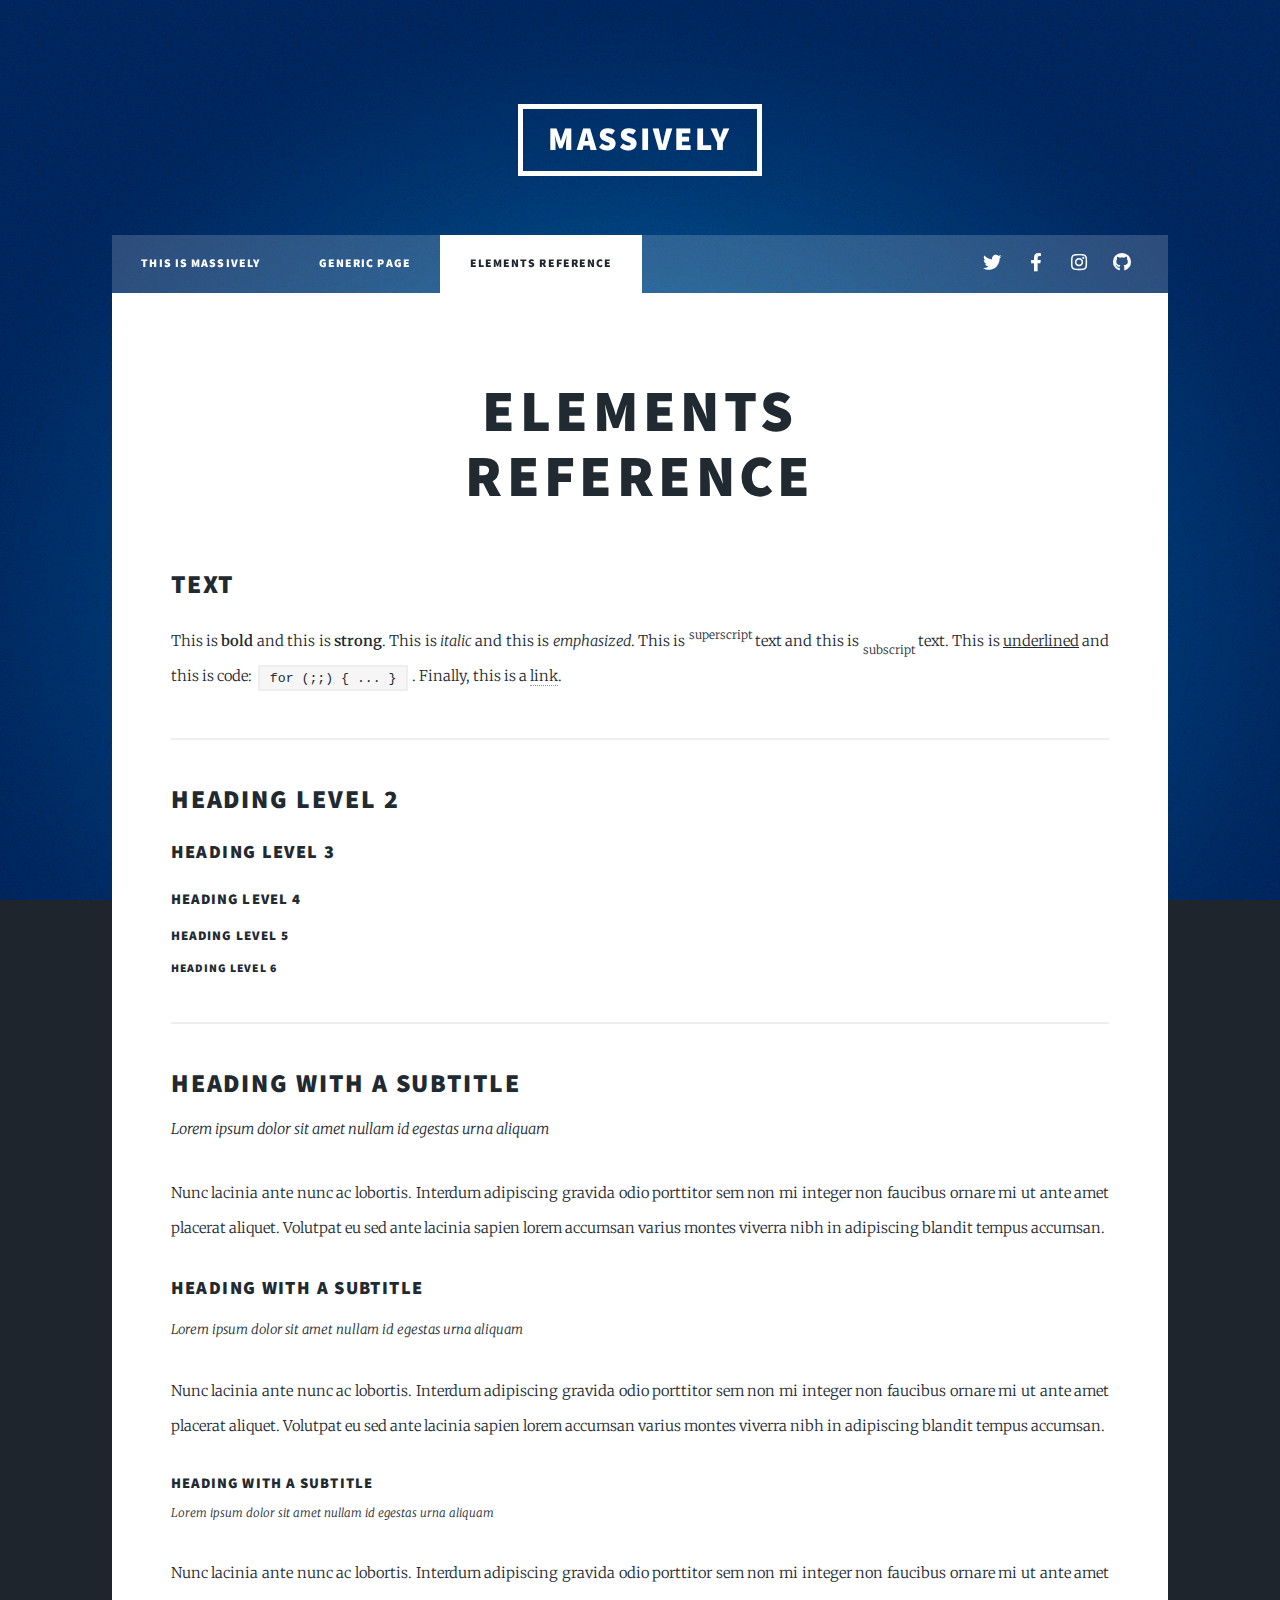
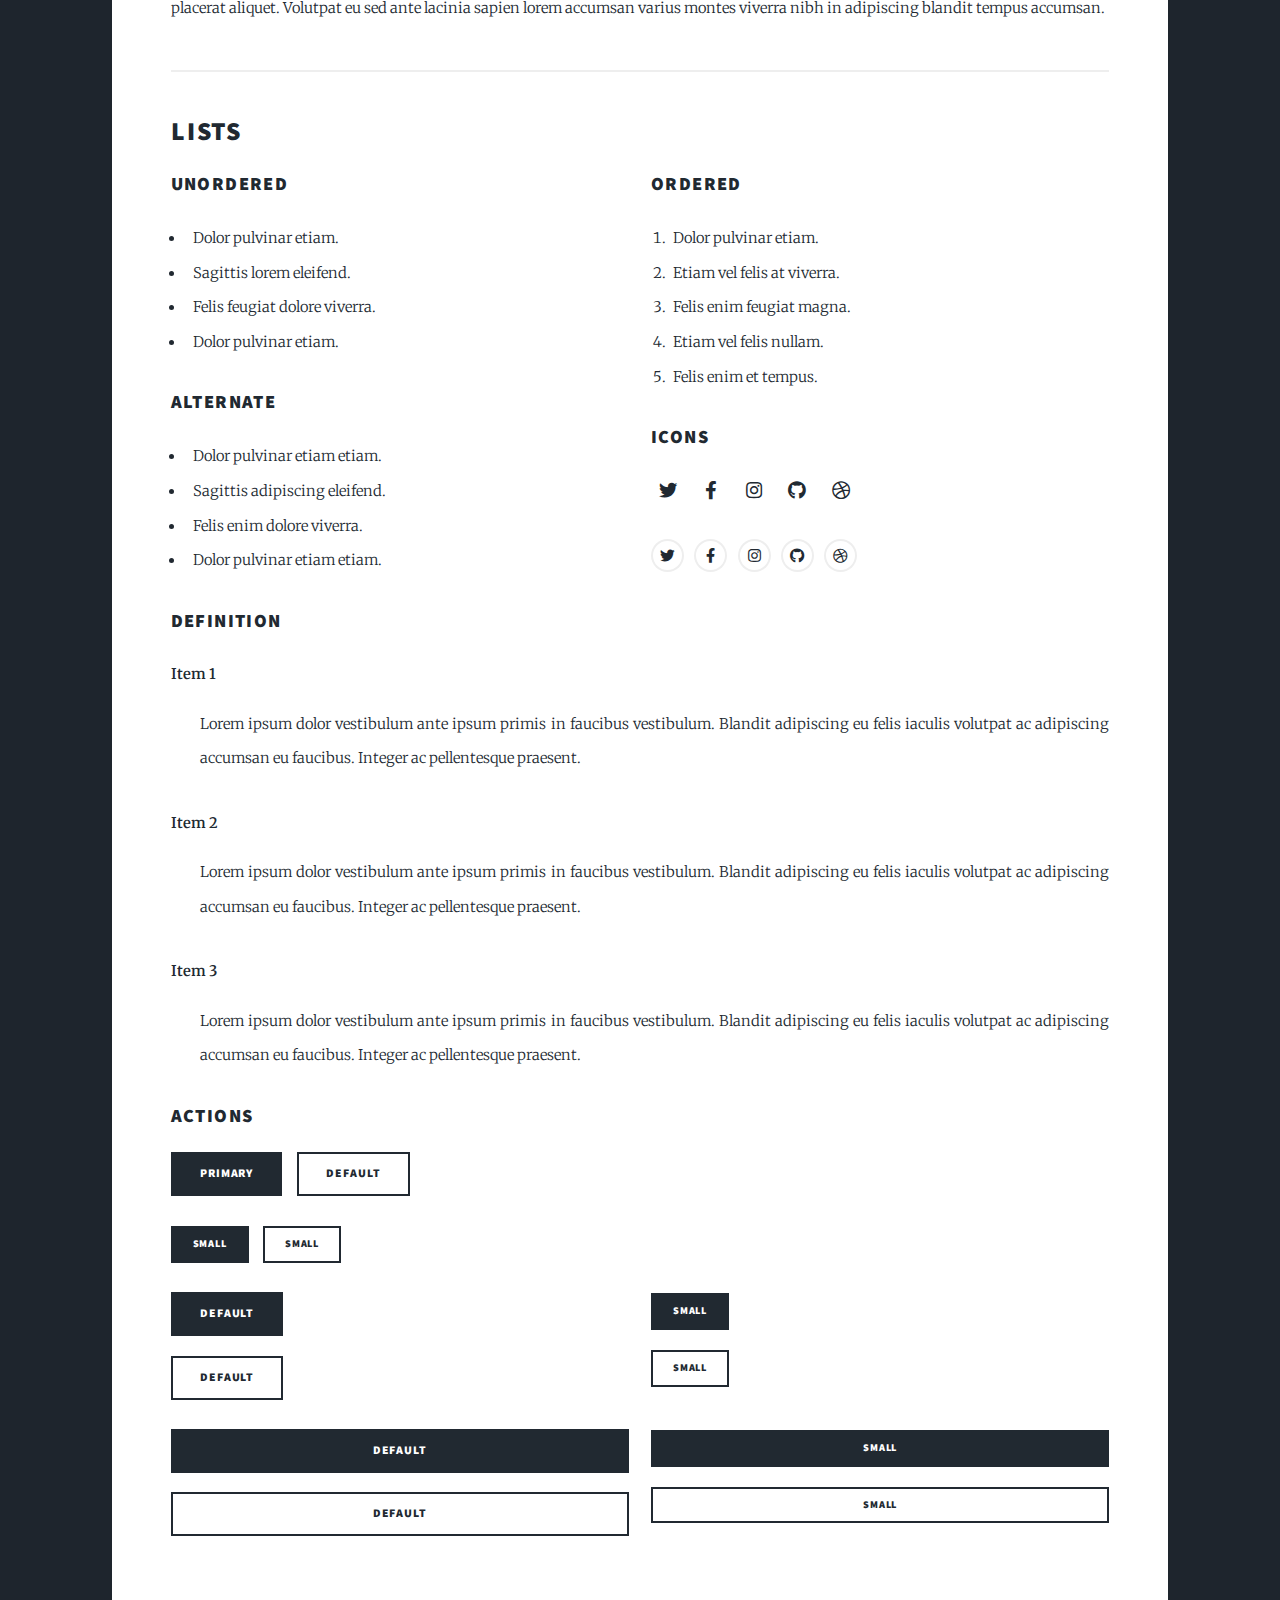
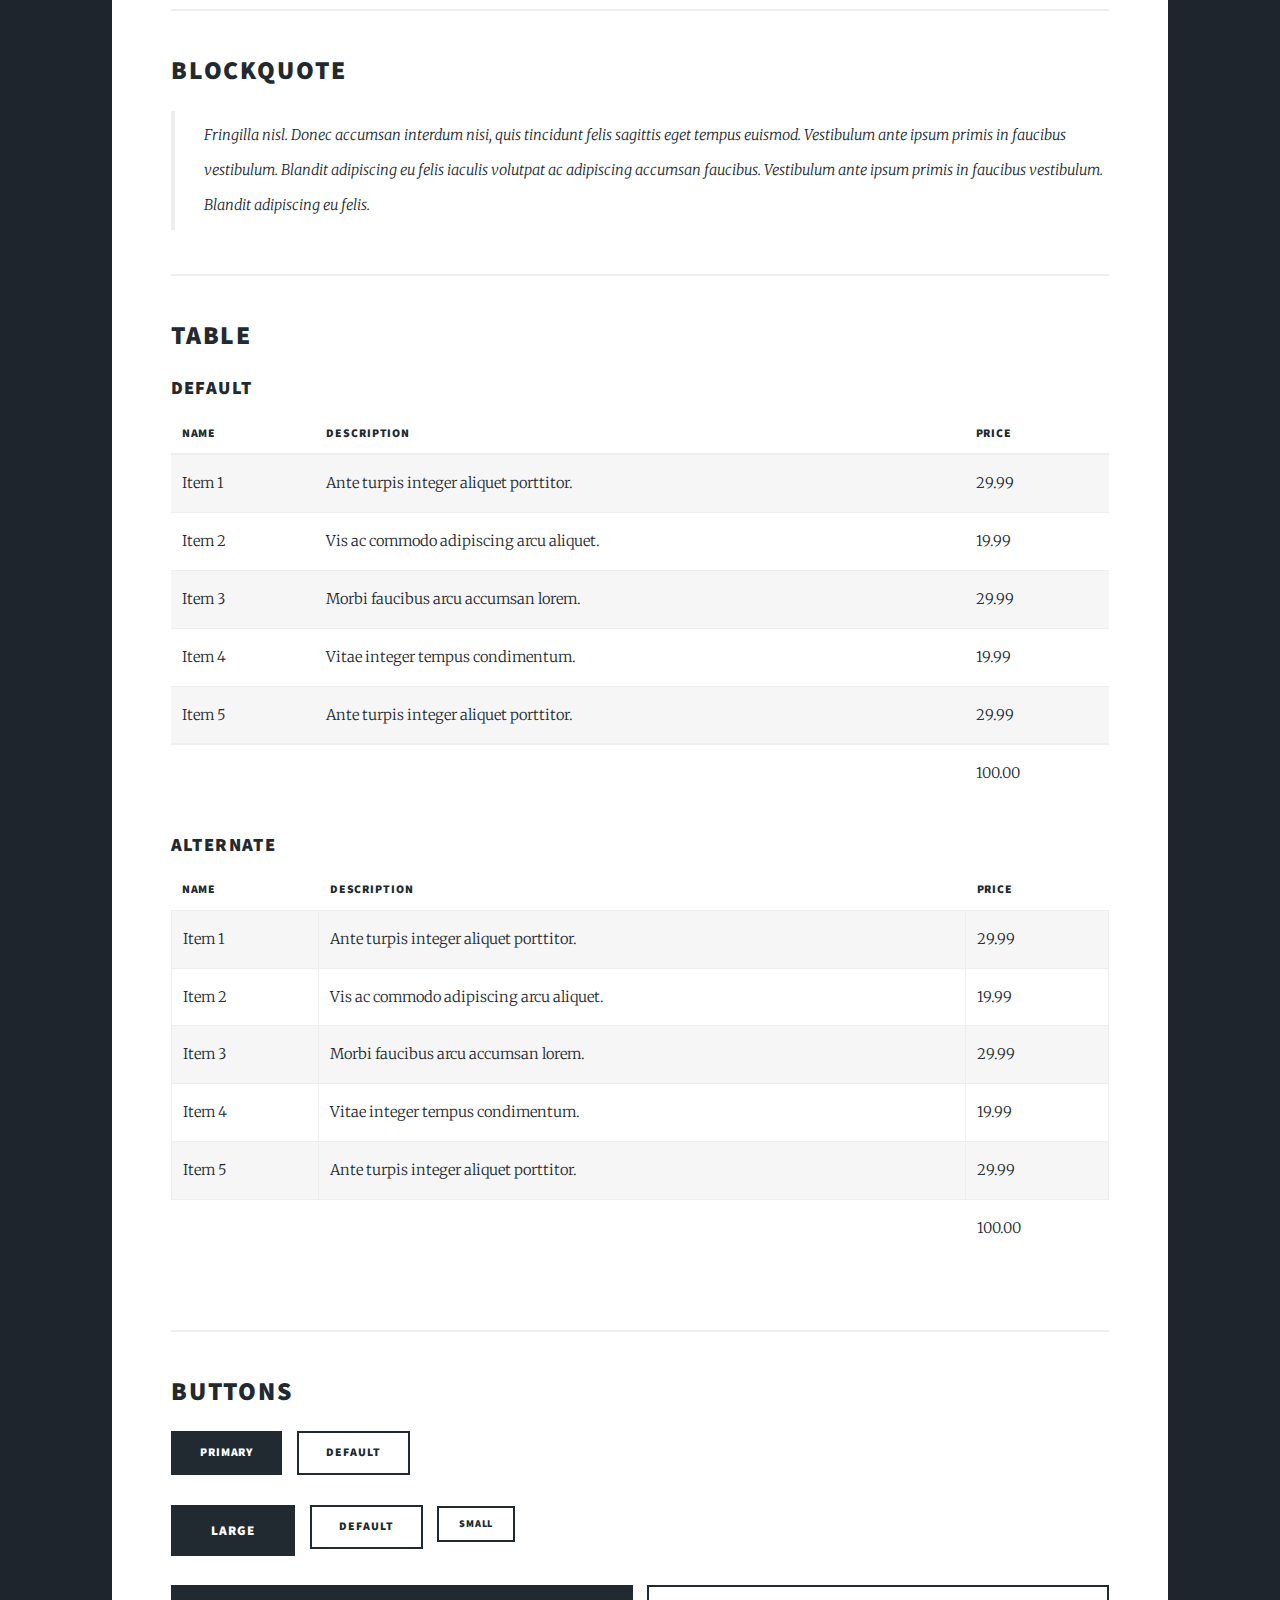
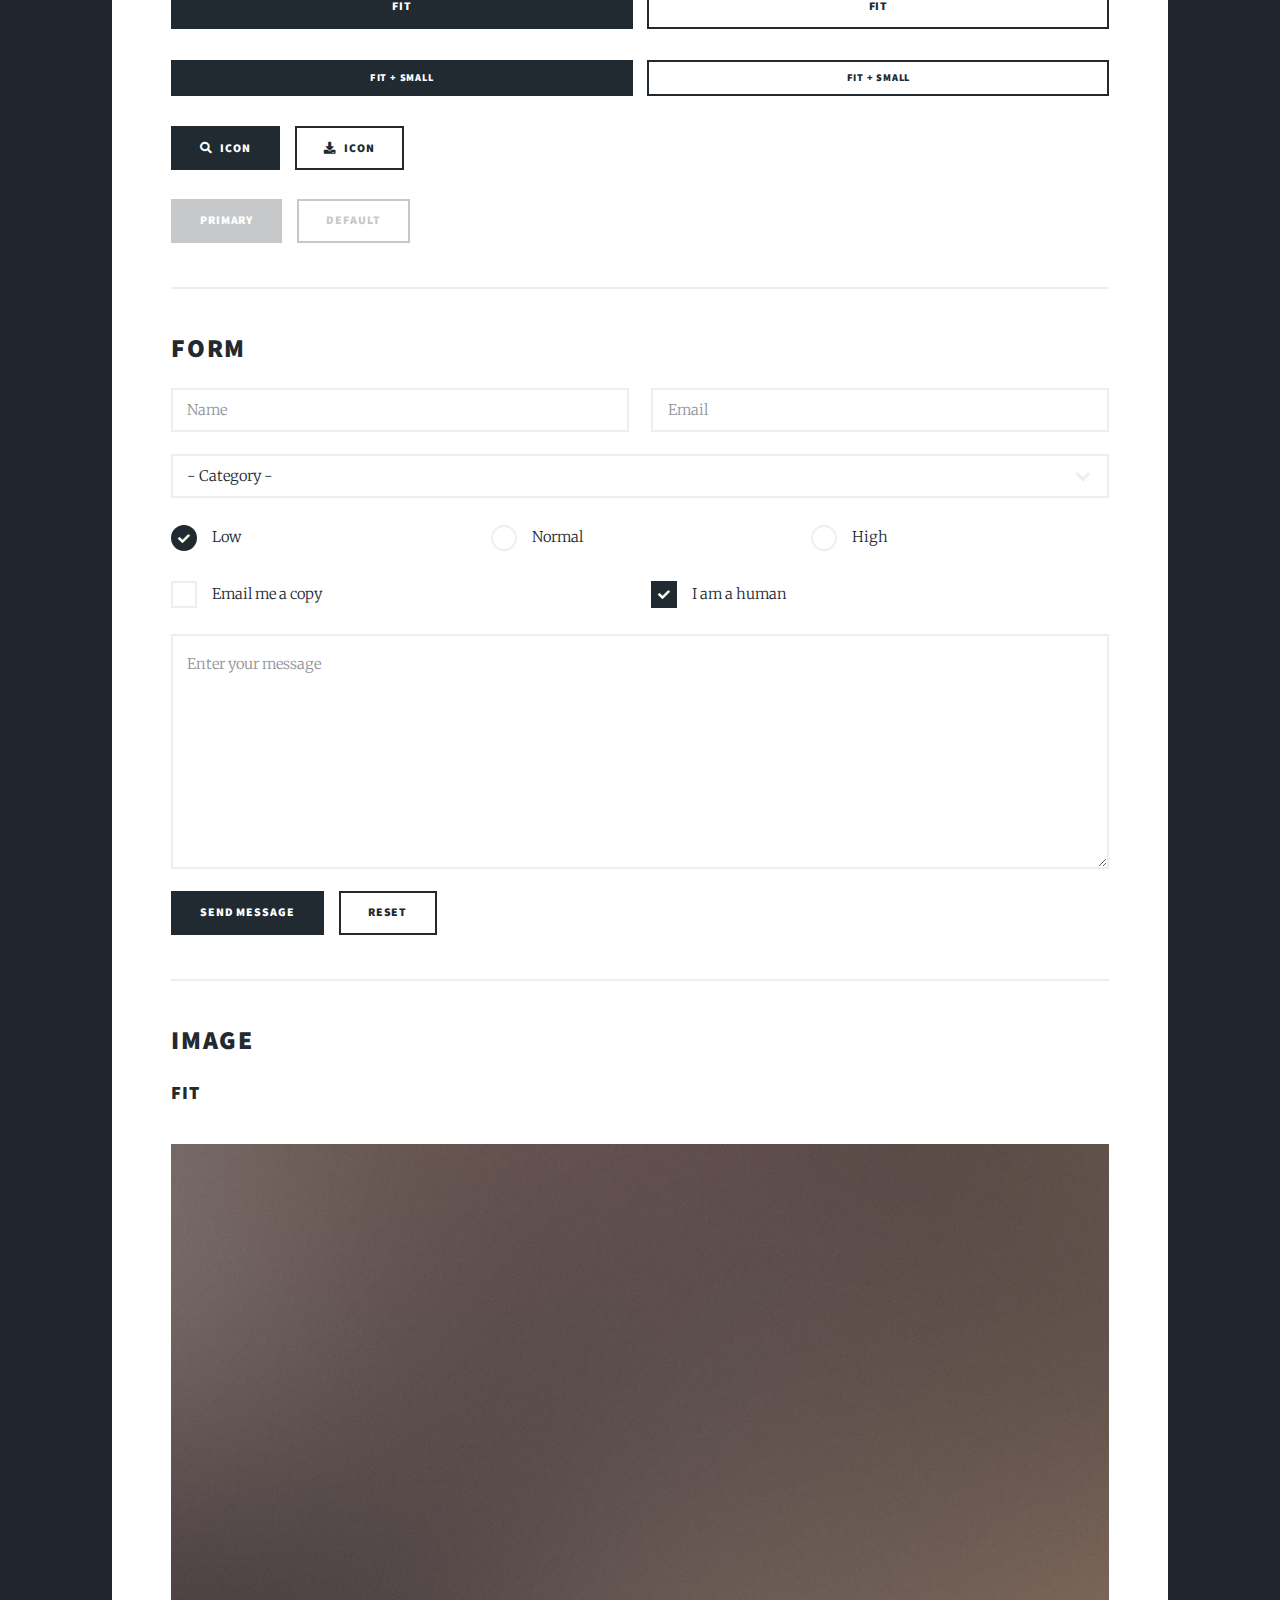
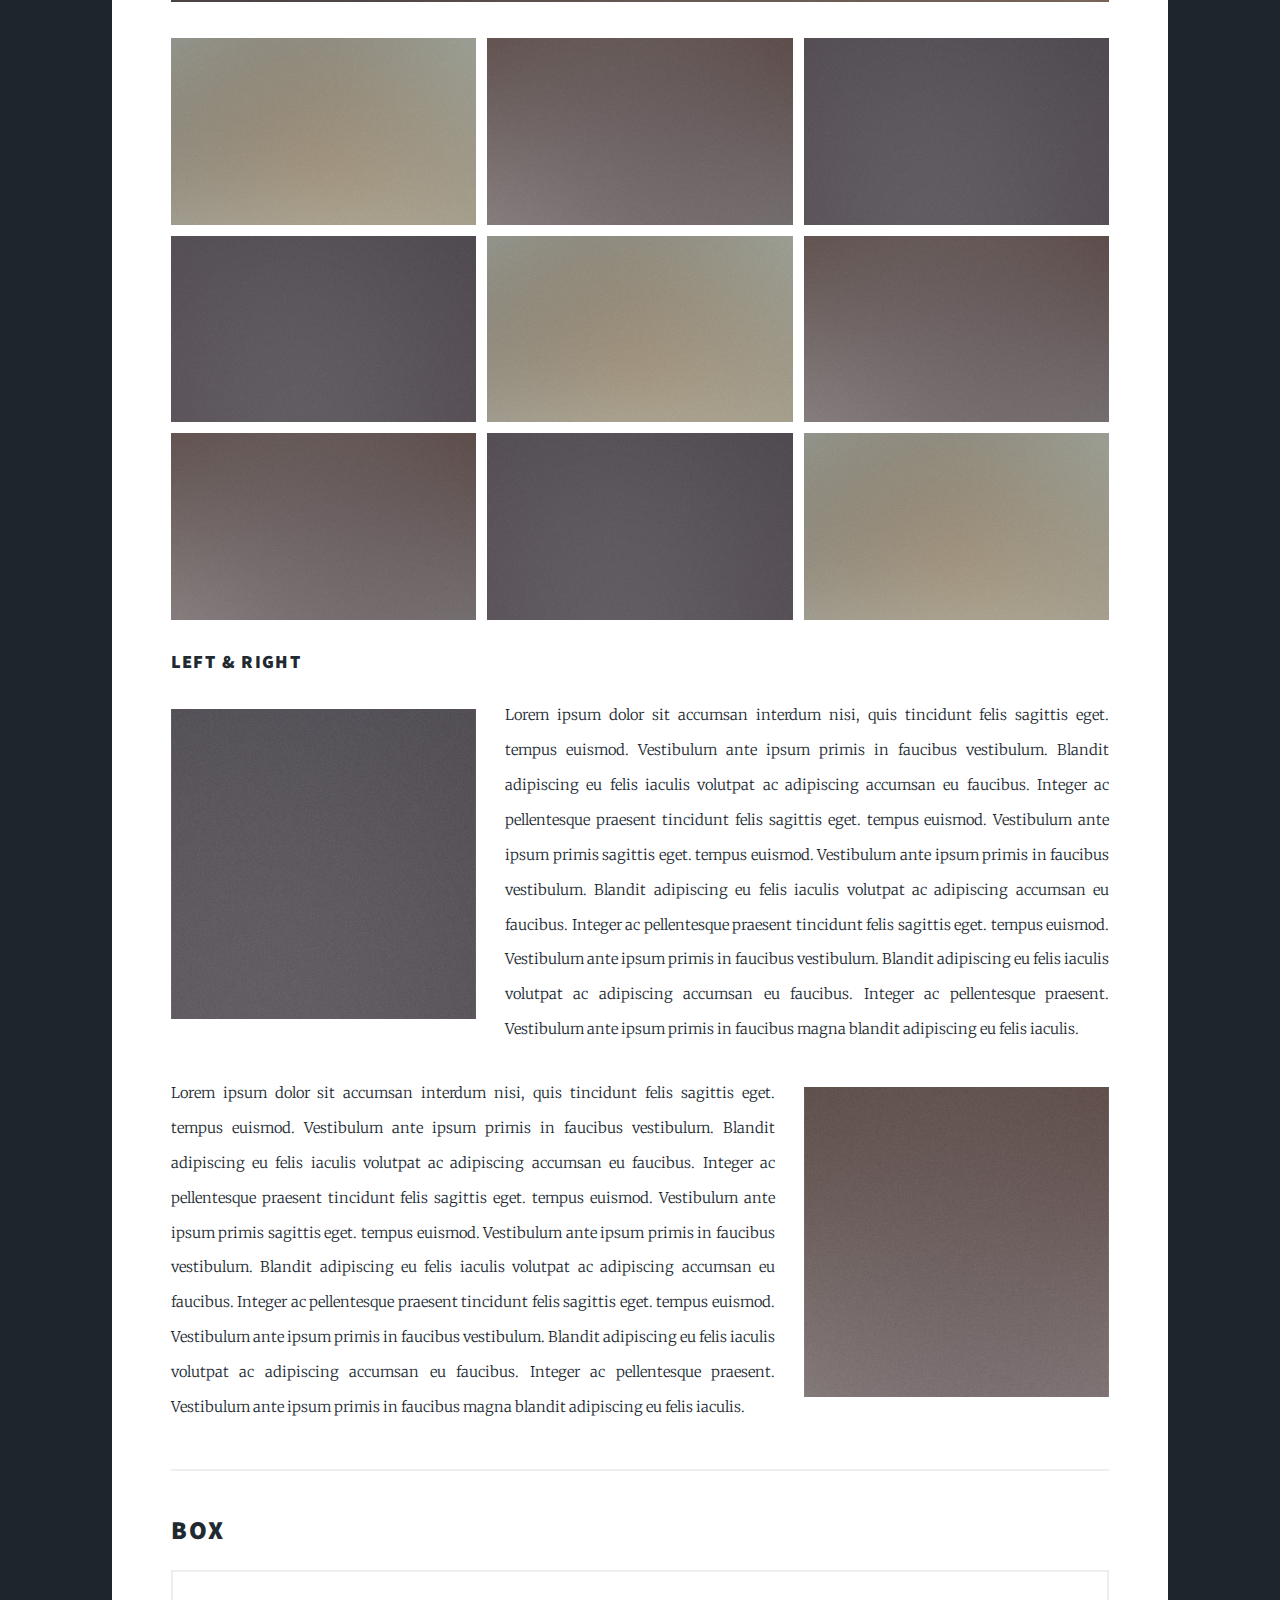
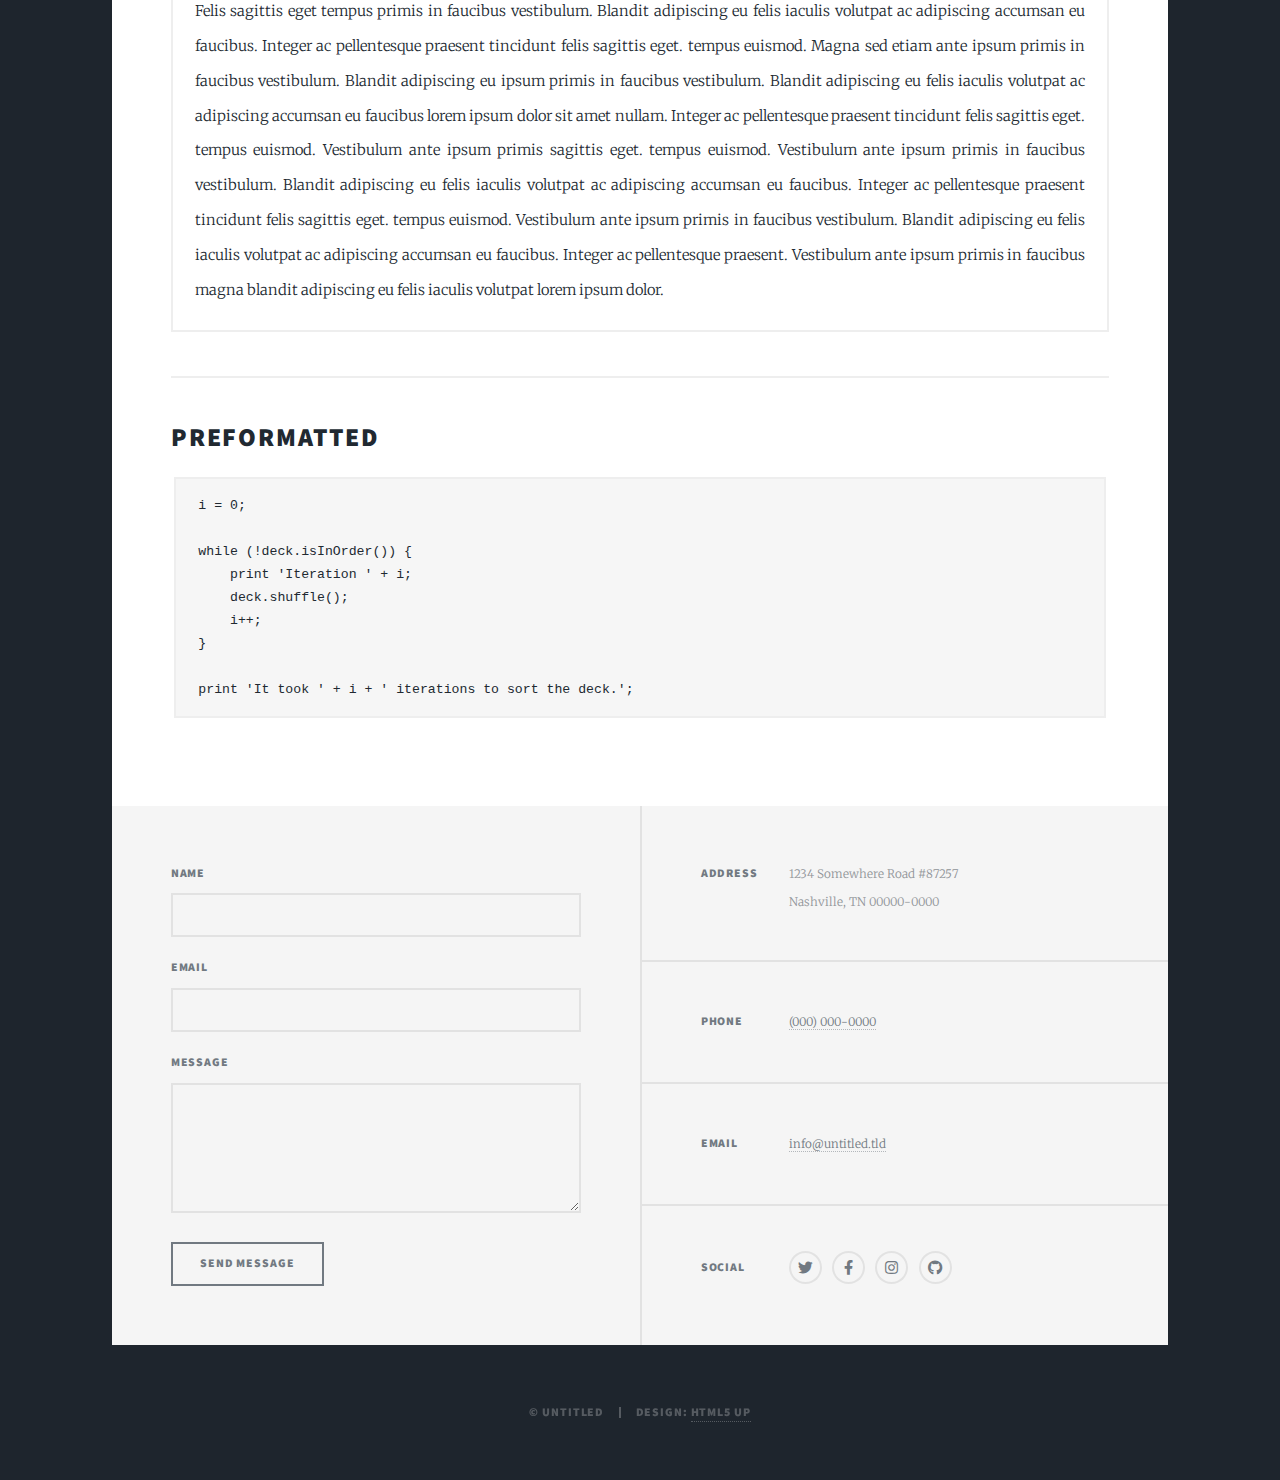
<file: elements.html>
<!DOCTYPE HTML>
<!--
	Massively by HTML5 UP
	html5up.net | @ajlkn
	Free for personal and commercial use under the CCA 3.0 license (html5up.net/license)
-->
<html>
	<head>
		<title>Elements Reference - Massively by HTML5 UP</title>
		<meta charset="utf-8" />
		<meta name="viewport" content="width=device-width, initial-scale=1, user-scalable=no" />
		<link rel="stylesheet" href="assets/css/main.css" />
		<noscript><link rel="stylesheet" href="assets/css/noscript.css" /></noscript>
	</head>
	<body class="is-preload">

		<!-- Wrapper -->
			<div id="wrapper">

				<!-- Header -->
					<header id="header">
						<a href="index.html" class="logo">Massively</a>
					</header>

				<!-- Nav -->
					<nav id="nav">
						<ul class="links">
							<li><a href="index.html">This is Massively</a></li>
							<li><a href="generic.html">Generic Page</a></li>
							<li class="active"><a href="elements.html">Elements Reference</a></li>
						</ul>
						<ul class="icons">
							<li><a href="#" class="icon brands fa-twitter"><span class="label">Twitter</span></a></li>
							<li><a href="#" class="icon brands fa-facebook-f"><span class="label">Facebook</span></a></li>
							<li><a href="#" class="icon brands fa-instagram"><span class="label">Instagram</span></a></li>
							<li><a href="#" class="icon brands fa-github"><span class="label">GitHub</span></a></li>
						</ul>
					</nav>

				<!-- Main -->
					<div id="main">

						<!-- Post -->
							<section class="post">
								<header class="major">
									<h1>Elements<br />
									Reference</h1>
								</header>

								<!-- Text stuff -->
									<h2>Text</h2>
									<p>This is <b>bold</b> and this is <strong>strong</strong>. This is <i>italic</i> and this is <em>emphasized</em>.
									This is <sup>superscript</sup> text and this is <sub>subscript</sub> text.
									This is <u>underlined</u> and this is code: <code>for (;;) { ... }</code>.
									Finally, this is a <a href="#">link</a>.</p>
									<hr />
									<h2>Heading Level 2</h2>
									<h3>Heading Level 3</h3>
									<h4>Heading Level 4</h4>
									<h5>Heading Level 5</h5>
									<h6>Heading Level 6</h6>
									<hr />
									<header>
										<h2>Heading with a Subtitle</h2>
										<p>Lorem ipsum dolor sit amet nullam id egestas urna aliquam</p>
									</header>
									<p>Nunc lacinia ante nunc ac lobortis. Interdum adipiscing gravida odio porttitor sem non mi integer non faucibus ornare mi ut ante amet placerat aliquet. Volutpat eu sed ante lacinia sapien lorem accumsan varius montes viverra nibh in adipiscing blandit tempus accumsan.</p>
									<header>
										<h3>Heading with a Subtitle</h3>
										<p>Lorem ipsum dolor sit amet nullam id egestas urna aliquam</p>
									</header>
									<p>Nunc lacinia ante nunc ac lobortis. Interdum adipiscing gravida odio porttitor sem non mi integer non faucibus ornare mi ut ante amet placerat aliquet. Volutpat eu sed ante lacinia sapien lorem accumsan varius montes viverra nibh in adipiscing blandit tempus accumsan.</p>
									<header>
										<h4>Heading with a Subtitle</h4>
										<p>Lorem ipsum dolor sit amet nullam id egestas urna aliquam</p>
									</header>
									<p>Nunc lacinia ante nunc ac lobortis. Interdum adipiscing gravida odio porttitor sem non mi integer non faucibus ornare mi ut ante amet placerat aliquet. Volutpat eu sed ante lacinia sapien lorem accumsan varius montes viverra nibh in adipiscing blandit tempus accumsan.</p>

									<hr />

								<!-- Lists -->
									<h2>Lists</h2>
									<div class="row">
										<div class="col-6 col-12-small">

											<h3>Unordered</h3>
											<ul>
												<li>Dolor pulvinar etiam.</li>
												<li>Sagittis lorem eleifend.</li>
												<li>Felis feugiat dolore viverra.</li>
												<li>Dolor pulvinar etiam.</li>
											</ul>

											<h3>Alternate</h3>
											<ul class="alt">
												<li>Dolor pulvinar etiam etiam.</li>
												<li>Sagittis adipiscing eleifend.</li>
												<li>Felis enim dolore viverra.</li>
												<li>Dolor pulvinar etiam etiam.</li>
											</ul>

										</div>
										<div class="col-6 col-12-small">

											<h3>Ordered</h3>
											<ol>
												<li>Dolor pulvinar etiam.</li>
												<li>Etiam vel felis at viverra.</li>
												<li>Felis enim feugiat magna.</li>
												<li>Etiam vel felis nullam.</li>
												<li>Felis enim et tempus.</li>
											</ol>

											<h3>Icons</h3>
											<ul class="icons">
												<li><a href="#" class="icon brands fa-twitter"><span class="label">Twitter</span></a></li>
												<li><a href="#" class="icon brands fa-facebook-f"><span class="label">Facebook</span></a></li>
												<li><a href="#" class="icon brands fa-instagram"><span class="label">Instagram</span></a></li>
												<li><a href="#" class="icon brands fa-github"><span class="label">Github</span></a></li>
												<li><a href="#" class="icon brands fa-dribbble"><span class="label">Dribbble</span></a></li>
											</ul>
											<ul class="icons alt">
												<li><a href="#" class="icon brands alt fa-twitter"><span class="label">Twitter</span></a></li>
												<li><a href="#" class="icon brands alt fa-facebook-f"><span class="label">Facebook</span></a></li>
												<li><a href="#" class="icon brands alt fa-instagram"><span class="label">Instagram</span></a></li>
												<li><a href="#" class="icon brands alt fa-github"><span class="label">Github</span></a></li>
												<li><a href="#" class="icon brands alt fa-dribbble"><span class="label">Dribbble</span></a></li>
											</ul>

										</div>
									</div>
									<h3>Definition</h3>
									<dl>
										<dt>Item 1</dt>
										<dd>
											<p>Lorem ipsum dolor vestibulum ante ipsum primis in faucibus vestibulum. Blandit adipiscing eu felis iaculis volutpat ac adipiscing accumsan eu faucibus. Integer ac pellentesque praesent.</p>
										</dd>
										<dt>Item 2</dt>
										<dd>
											<p>Lorem ipsum dolor vestibulum ante ipsum primis in faucibus vestibulum. Blandit adipiscing eu felis iaculis volutpat ac adipiscing accumsan eu faucibus. Integer ac pellentesque praesent.</p>
										</dd>
										<dt>Item 3</dt>
										<dd>
											<p>Lorem ipsum dolor vestibulum ante ipsum primis in faucibus vestibulum. Blandit adipiscing eu felis iaculis volutpat ac adipiscing accumsan eu faucibus. Integer ac pellentesque praesent.</p>
										</dd>
									</dl>

									<h3>Actions</h3>
									<ul class="actions">
										<li><a href="#" class="button primary">Primary</a></li>
										<li><a href="#" class="button">Default</a></li>
									</ul>
									<ul class="actions small">
										<li><a href="#" class="button primary small">Small</a></li>
										<li><a href="#" class="button small">Small</a></li>
									</ul>
									<div class="row">
										<div class="col-6 col-12-small">
											<ul class="actions stacked">
												<li><a href="#" class="button primary">Default</a></li>
												<li><a href="#" class="button">Default</a></li>
											</ul>
										</div>
										<div class="col-6 col-12-small">
											<ul class="actions stacked">
												<li><a href="#" class="button primary small">Small</a></li>
												<li><a href="#" class="button small">Small</a></li>
											</ul>
										</div>
									</div>
									<div class="row">
										<div class="col-6 col-12-small">
											<ul class="actions stacked">
												<li><a href="#" class="button primary fit">Default</a></li>
												<li><a href="#" class="button fit">Default</a></li>
											</ul>
										</div>
										<div class="col-6 col-12-small">
											<ul class="actions stacked">
												<li><a href="#" class="button primary small fit">Small</a></li>
												<li><a href="#" class="button small fit">Small</a></li>
											</ul>
										</div>
									</div>

									<hr />

								<!-- Blockquote -->
									<h2>Blockquote</h2>
									<blockquote>Fringilla nisl. Donec accumsan interdum nisi, quis tincidunt felis sagittis eget tempus euismod. Vestibulum ante ipsum primis in faucibus vestibulum. Blandit adipiscing eu felis iaculis volutpat ac adipiscing accumsan faucibus. Vestibulum ante ipsum primis in faucibus vestibulum. Blandit adipiscing eu felis.</blockquote>

									<hr />

								<!-- Table -->
									<h2>Table</h2>

									<h3>Default</h3>
									<div class="table-wrapper">
										<table>
											<thead>
												<tr>
													<th>Name</th>
													<th>Description</th>
													<th>Price</th>
												</tr>
											</thead>
											<tbody>
												<tr>
													<td>Item 1</td>
													<td>Ante turpis integer aliquet porttitor.</td>
													<td>29.99</td>
												</tr>
												<tr>
													<td>Item 2</td>
													<td>Vis ac commodo adipiscing arcu aliquet.</td>
													<td>19.99</td>
												</tr>
												<tr>
													<td>Item 3</td>
													<td> Morbi faucibus arcu accumsan lorem.</td>
													<td>29.99</td>
												</tr>
												<tr>
													<td>Item 4</td>
													<td>Vitae integer tempus condimentum.</td>
													<td>19.99</td>
												</tr>
												<tr>
													<td>Item 5</td>
													<td>Ante turpis integer aliquet porttitor.</td>
													<td>29.99</td>
												</tr>
											</tbody>
											<tfoot>
												<tr>
													<td colspan="2"></td>
													<td>100.00</td>
												</tr>
											</tfoot>
										</table>
									</div>

									<h3>Alternate</h3>
									<div class="table-wrapper">
										<table class="alt">
											<thead>
												<tr>
													<th>Name</th>
													<th>Description</th>
													<th>Price</th>
												</tr>
											</thead>
											<tbody>
												<tr>
													<td>Item 1</td>
													<td>Ante turpis integer aliquet porttitor.</td>
													<td>29.99</td>
												</tr>
												<tr>
													<td>Item 2</td>
													<td>Vis ac commodo adipiscing arcu aliquet.</td>
													<td>19.99</td>
												</tr>
												<tr>
													<td>Item 3</td>
													<td> Morbi faucibus arcu accumsan lorem.</td>
													<td>29.99</td>
												</tr>
												<tr>
													<td>Item 4</td>
													<td>Vitae integer tempus condimentum.</td>
													<td>19.99</td>
												</tr>
												<tr>
													<td>Item 5</td>
													<td>Ante turpis integer aliquet porttitor.</td>
													<td>29.99</td>
												</tr>
											</tbody>
											<tfoot>
												<tr>
													<td colspan="2"></td>
													<td>100.00</td>
												</tr>
											</tfoot>
										</table>
									</div>

									<hr />

								<!-- Buttons -->
									<h2>Buttons</h2>
									<ul class="actions">
										<li><a href="#" class="button primary">Primary</a></li>
										<li><a href="#" class="button">Default</a></li>
									</ul>
									<ul class="actions">
										<li><a href="#" class="button primary large">Large</a></li>
										<li><a href="#" class="button">Default</a></li>
										<li><a href="#" class="button small">Small</a></li>
									</ul>
									<ul class="actions fit">
										<li><a href="#" class="button primary fit">Fit</a></li>
										<li><a href="#" class="button fit">Fit</a></li>
									</ul>
									<ul class="actions fit small">
										<li><a href="#" class="button primary fit small">Fit + Small</a></li>
										<li><a href="#" class="button fit small">Fit + Small</a></li>
									</ul>
									<ul class="actions">
										<li><a href="#" class="button primary icon solid fa-search">Icon</a></li>
										<li><a href="#" class="button icon solid fa-download">Icon</a></li>
									</ul>
									<ul class="actions">
										<li><span class="button primary disabled">Primary</span></li>
										<li><span class="button disabled">Default</span></li>
									</ul>

									<hr />

								<!-- Form -->
									<h2>Form</h2>

									<form method="post" action="#">
										<div class="row gtr-uniform">
											<div class="col-6 col-12-xsmall">
												<input type="text" name="demo-name" id="demo-name" value="" placeholder="Name" />
											</div>
											<div class="col-6 col-12-xsmall">
												<input type="email" name="demo-email" id="demo-email" value="" placeholder="Email" />
											</div>
											<!-- Break -->
											<div class="col-12">
												<select name="demo-category" id="demo-category">
													<option value="">- Category -</option>
													<option value="1">Manufacturing</option>
													<option value="1">Shipping</option>
													<option value="1">Administration</option>
													<option value="1">Human Resources</option>
												</select>
											</div>
											<!-- Break -->
											<div class="col-4 col-12-small">
												<input type="radio" id="demo-priority-low" name="demo-priority" checked>
												<label for="demo-priority-low">Low</label>
											</div>
											<div class="col-4 col-12-small">
												<input type="radio" id="demo-priority-normal" name="demo-priority">
												<label for="demo-priority-normal">Normal</label>
											</div>
											<div class="col-4 col-12-small">
												<input type="radio" id="demo-priority-high" name="demo-priority">
												<label for="demo-priority-high">High</label>
											</div>
											<!-- Break -->
											<div class="col-6 col-12-small">
												<input type="checkbox" id="demo-copy" name="demo-copy">
												<label for="demo-copy">Email me a copy</label>
											</div>
											<div class="col-6 col-12-small">
												<input type="checkbox" id="demo-human" name="demo-human" checked>
												<label for="demo-human">I am a human</label>
											</div>
											<!-- Break -->
											<div class="col-12">
												<textarea name="demo-message" id="demo-message" placeholder="Enter your message" rows="6"></textarea>
											</div>
											<!-- Break -->
											<div class="col-12">
												<ul class="actions">
													<li><input type="submit" value="Send Message" class="primary" /></li>
													<li><input type="reset" value="Reset" /></li>
												</ul>
											</div>
										</div>
									</form>

									<hr />

								<!-- Image -->
									<h2>Image</h2>

									<h3>Fit</h3>
									<span class="image fit"><img src="images/pic01.jpg" alt="" /></span>
									<div class="box alt">
										<div class="row gtr-50 gtr-uniform">
											<div class="col-4"><span class="image fit"><img src="images/pic02.jpg" alt="" /></span></div>
											<div class="col-4"><span class="image fit"><img src="images/pic03.jpg" alt="" /></span></div>
											<div class="col-4"><span class="image fit"><img src="images/pic04.jpg" alt="" /></span></div>
											<!-- Break -->
											<div class="col-4"><span class="image fit"><img src="images/pic04.jpg" alt="" /></span></div>
											<div class="col-4"><span class="image fit"><img src="images/pic02.jpg" alt="" /></span></div>
											<div class="col-4"><span class="image fit"><img src="images/pic03.jpg" alt="" /></span></div>
											<!-- Break -->
											<div class="col-4"><span class="image fit"><img src="images/pic03.jpg" alt="" /></span></div>
											<div class="col-4"><span class="image fit"><img src="images/pic04.jpg" alt="" /></span></div>
											<div class="col-4"><span class="image fit"><img src="images/pic02.jpg" alt="" /></span></div>
										</div>
									</div>

									<h3>Left &amp; Right</h3>
									<p><span class="image left"><img src="images/pic08.jpg" alt="" /></span>Lorem ipsum dolor sit accumsan interdum nisi, quis tincidunt felis sagittis eget. tempus euismod. Vestibulum ante ipsum primis in faucibus vestibulum. Blandit adipiscing eu felis iaculis volutpat ac adipiscing accumsan eu faucibus. Integer ac pellentesque praesent tincidunt felis sagittis eget. tempus euismod. Vestibulum ante ipsum primis sagittis eget. tempus euismod. Vestibulum ante ipsum primis in faucibus vestibulum. Blandit adipiscing eu felis iaculis volutpat ac adipiscing accumsan eu faucibus. Integer ac pellentesque praesent tincidunt felis sagittis eget. tempus euismod. Vestibulum ante ipsum primis in faucibus vestibulum. Blandit adipiscing eu felis iaculis volutpat ac adipiscing accumsan eu faucibus. Integer ac pellentesque praesent. Vestibulum ante ipsum primis in faucibus magna blandit adipiscing eu felis iaculis.</p>
									<p><span class="image right"><img src="images/pic09.jpg" alt="" /></span>Lorem ipsum dolor sit accumsan interdum nisi, quis tincidunt felis sagittis eget. tempus euismod. Vestibulum ante ipsum primis in faucibus vestibulum. Blandit adipiscing eu felis iaculis volutpat ac adipiscing accumsan eu faucibus. Integer ac pellentesque praesent tincidunt felis sagittis eget. tempus euismod. Vestibulum ante ipsum primis sagittis eget. tempus euismod. Vestibulum ante ipsum primis in faucibus vestibulum. Blandit adipiscing eu felis iaculis volutpat ac adipiscing accumsan eu faucibus. Integer ac pellentesque praesent tincidunt felis sagittis eget. tempus euismod. Vestibulum ante ipsum primis in faucibus vestibulum. Blandit adipiscing eu felis iaculis volutpat ac adipiscing accumsan eu faucibus. Integer ac pellentesque praesent. Vestibulum ante ipsum primis in faucibus magna blandit adipiscing eu felis iaculis.</p>

									<hr />

								<!-- Box -->
									<h2>Box</h2>
									<div class="box">
										<p>Felis sagittis eget tempus primis in faucibus vestibulum. Blandit adipiscing eu felis iaculis volutpat ac adipiscing accumsan eu faucibus. Integer ac pellentesque praesent tincidunt felis sagittis eget. tempus euismod. Magna sed etiam ante ipsum primis in faucibus vestibulum. Blandit adipiscing eu ipsum primis in faucibus vestibulum. Blandit adipiscing eu felis iaculis volutpat ac adipiscing accumsan eu faucibus lorem ipsum dolor sit amet nullam. Integer ac pellentesque praesent tincidunt felis sagittis eget. tempus euismod. Vestibulum ante ipsum primis sagittis eget. tempus euismod. Vestibulum ante ipsum primis in faucibus vestibulum. Blandit adipiscing eu felis iaculis volutpat ac adipiscing accumsan eu faucibus. Integer ac pellentesque praesent tincidunt felis sagittis eget. tempus euismod. Vestibulum ante ipsum primis in faucibus vestibulum. Blandit adipiscing eu felis iaculis volutpat ac adipiscing accumsan eu faucibus. Integer ac pellentesque praesent. Vestibulum ante ipsum primis in faucibus magna blandit adipiscing eu felis iaculis volutpat lorem ipsum dolor.</p>
									</div>

									<hr />

								<!-- Preformatted Code -->
									<h2>Preformatted</h2>
									<pre><code>i = 0;

while (!deck.isInOrder()) {
    print 'Iteration ' + i;
    deck.shuffle();
    i++;
}

print 'It took ' + i + ' iterations to sort the deck.';
</code></pre>

							</section>

					</div>

				<!-- Footer -->
					<footer id="footer">
						<section>
							<form method="post" action="#">
								<div class="fields">
									<div class="field">
										<label for="name">Name</label>
										<input type="text" name="name" id="name" />
									</div>
									<div class="field">
										<label for="email">Email</label>
										<input type="text" name="email" id="email" />
									</div>
									<div class="field">
										<label for="message">Message</label>
										<textarea name="message" id="message" rows="3"></textarea>
									</div>
								</div>
								<ul class="actions">
									<li><input type="submit" value="Send Message" /></li>
								</ul>
							</form>
						</section>
						<section class="split contact">
							<section class="alt">
								<h3>Address</h3>
								<p>1234 Somewhere Road #87257<br />
								Nashville, TN 00000-0000</p>
							</section>
							<section>
								<h3>Phone</h3>
								<p><a href="#">(000) 000-0000</a></p>
							</section>
							<section>
								<h3>Email</h3>
								<p><a href="#">info@untitled.tld</a></p>
							</section>
							<section>
								<h3>Social</h3>
								<ul class="icons alt">
									<li><a href="#" class="icon brands alt fa-twitter"><span class="label">Twitter</span></a></li>
									<li><a href="#" class="icon brands alt fa-facebook-f"><span class="label">Facebook</span></a></li>
									<li><a href="#" class="icon brands alt fa-instagram"><span class="label">Instagram</span></a></li>
									<li><a href="#" class="icon brands alt fa-github"><span class="label">GitHub</span></a></li>
								</ul>
							</section>
						</section>
					</footer>

				<!-- Copyright -->
					<div id="copyright">
						<ul><li>&copy; Untitled</li><li>Design: <a href="https://html5up.net">HTML5 UP</a></li></ul>
					</div>

			</div>

		<!-- Scripts -->
			<script src="assets/js/jquery.min.js"></script>
			<script src="assets/js/jquery.scrollex.min.js"></script>
			<script src="assets/js/jquery.scrolly.min.js"></script>
			<script src="assets/js/browser.min.js"></script>
			<script src="assets/js/breakpoints.min.js"></script>
			<script src="assets/js/util.js"></script>
			<script src="assets/js/main.js"></script>

	</body>
</html>
</file>
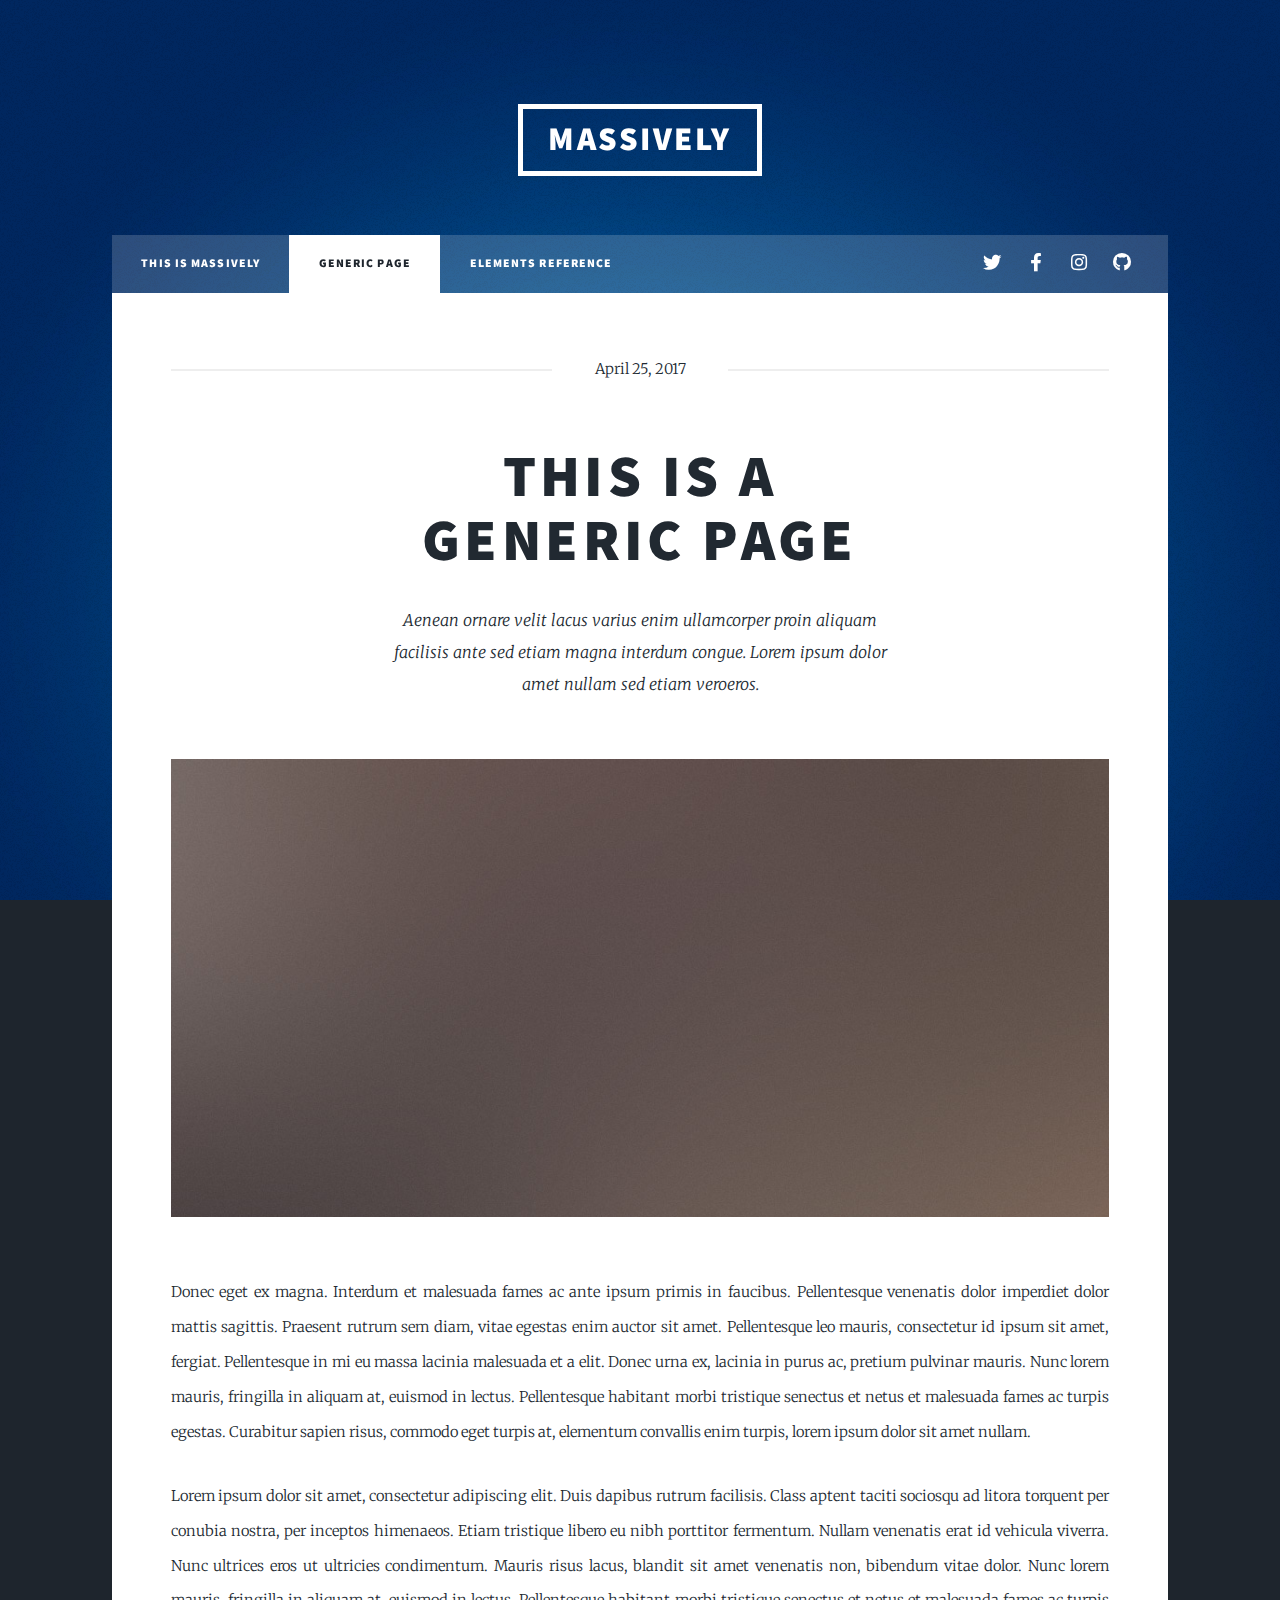
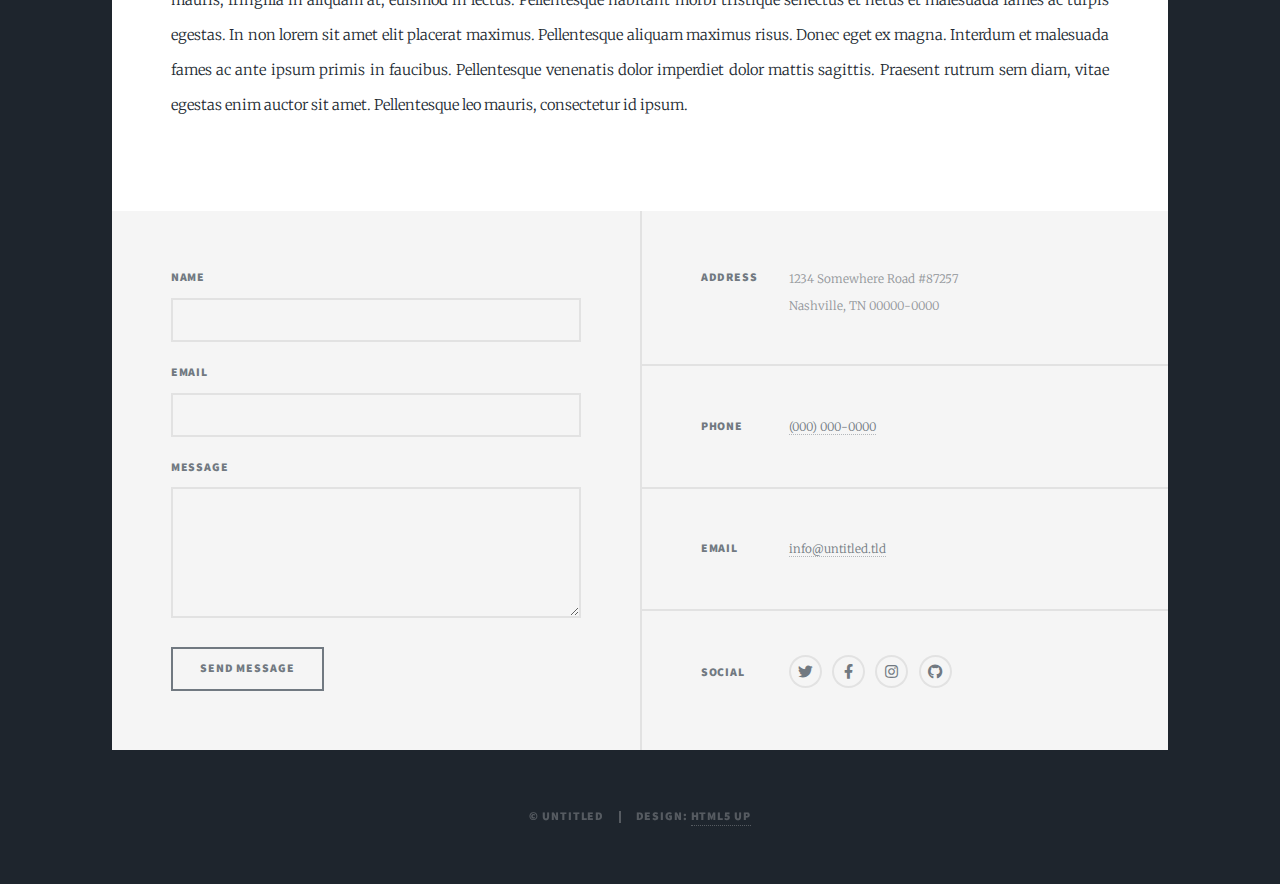
<file: generic.html>
<!DOCTYPE HTML>
<!--
	Massively by HTML5 UP
	html5up.net | @ajlkn
	Free for personal and commercial use under the CCA 3.0 license (html5up.net/license)
-->
<html>
	<head>
		<title>Generic Page - Massively by HTML5 UP</title>
		<meta charset="utf-8" />
		<meta name="viewport" content="width=device-width, initial-scale=1, user-scalable=no" />
		<link rel="stylesheet" href="assets/css/main.css" />
		<noscript><link rel="stylesheet" href="assets/css/noscript.css" /></noscript>
	</head>
	<body class="is-preload">

		<!-- Wrapper -->
			<div id="wrapper">

				<!-- Header -->
					<header id="header">
						<a href="index.html" class="logo">Massively</a>
					</header>

				<!-- Nav -->
					<nav id="nav">
						<ul class="links">
							<li><a href="index.html">This is Massively</a></li>
							<li class="active"><a href="generic.html">Generic Page</a></li>
							<li><a href="elements.html">Elements Reference</a></li>
						</ul>
						<ul class="icons">
							<li><a href="#" class="icon brands fa-twitter"><span class="label">Twitter</span></a></li>
							<li><a href="#" class="icon brands fa-facebook-f"><span class="label">Facebook</span></a></li>
							<li><a href="#" class="icon brands fa-instagram"><span class="label">Instagram</span></a></li>
							<li><a href="#" class="icon brands fa-github"><span class="label">GitHub</span></a></li>
						</ul>
					</nav>

				<!-- Main -->
					<div id="main">

						<!-- Post -->
							<section class="post">
								<header class="major">
									<span class="date">April 25, 2017</span>
									<h1>This is a<br />
									Generic Page</h1>
									<p>Aenean ornare velit lacus varius enim ullamcorper proin aliquam<br />
									facilisis ante sed etiam magna interdum congue. Lorem ipsum dolor<br />
									amet nullam sed etiam veroeros.</p>
								</header>
								<div class="image main"><img src="images/pic01.jpg" alt="" /></div>
								<p>Donec eget ex magna. Interdum et malesuada fames ac ante ipsum primis in faucibus. Pellentesque venenatis dolor imperdiet dolor mattis sagittis. Praesent rutrum sem diam, vitae egestas enim auctor sit amet. Pellentesque leo mauris, consectetur id ipsum sit amet, fergiat. Pellentesque in mi eu massa lacinia malesuada et a elit. Donec urna ex, lacinia in purus ac, pretium pulvinar mauris. Nunc lorem mauris, fringilla in aliquam at, euismod in lectus. Pellentesque habitant morbi tristique senectus et netus et malesuada fames ac turpis egestas. Curabitur sapien risus, commodo eget turpis at, elementum convallis enim turpis, lorem ipsum dolor sit amet nullam.</p>
								<p>Lorem ipsum dolor sit amet, consectetur adipiscing elit. Duis dapibus rutrum facilisis. Class aptent taciti sociosqu ad litora torquent per conubia nostra, per inceptos himenaeos. Etiam tristique libero eu nibh porttitor fermentum. Nullam venenatis erat id vehicula viverra. Nunc ultrices eros ut ultricies condimentum. Mauris risus lacus, blandit sit amet venenatis non, bibendum vitae dolor. Nunc lorem mauris, fringilla in aliquam at, euismod in lectus. Pellentesque habitant morbi tristique senectus et netus et malesuada fames ac turpis egestas. In non lorem sit amet elit placerat maximus. Pellentesque aliquam maximus risus. Donec eget ex magna. Interdum et malesuada fames ac ante ipsum primis in faucibus. Pellentesque venenatis dolor imperdiet dolor mattis sagittis. Praesent rutrum sem diam, vitae egestas enim auctor sit amet. Pellentesque leo mauris, consectetur id ipsum.</p>
							</section>

					</div>

				<!-- Footer -->
					<footer id="footer">
						<section>
							<form method="post" action="#">
								<div class="fields">
									<div class="field">
										<label for="name">Name</label>
										<input type="text" name="name" id="name" />
									</div>
									<div class="field">
										<label for="email">Email</label>
										<input type="text" name="email" id="email" />
									</div>
									<div class="field">
										<label for="message">Message</label>
										<textarea name="message" id="message" rows="3"></textarea>
									</div>
								</div>
								<ul class="actions">
									<li><input type="submit" value="Send Message" /></li>
								</ul>
							</form>
						</section>
						<section class="split contact">
							<section class="alt">
								<h3>Address</h3>
								<p>1234 Somewhere Road #87257<br />
								Nashville, TN 00000-0000</p>
							</section>
							<section>
								<h3>Phone</h3>
								<p><a href="#">(000) 000-0000</a></p>
							</section>
							<section>
								<h3>Email</h3>
								<p><a href="#">info@untitled.tld</a></p>
							</section>
							<section>
								<h3>Social</h3>
								<ul class="icons alt">
									<li><a href="#" class="icon brands alt fa-twitter"><span class="label">Twitter</span></a></li>
									<li><a href="#" class="icon brands alt fa-facebook-f"><span class="label">Facebook</span></a></li>
									<li><a href="#" class="icon brands alt fa-instagram"><span class="label">Instagram</span></a></li>
									<li><a href="#" class="icon brands alt fa-github"><span class="label">GitHub</span></a></li>
								</ul>
							</section>
						</section>
					</footer>

				<!-- Copyright -->
					<div id="copyright">
						<ul><li>&copy; Untitled</li><li>Design: <a href="https://html5up.net">HTML5 UP</a></li></ul>
					</div>

			</div>

		<!-- Scripts -->
			<script src="assets/js/jquery.min.js"></script>
			<script src="assets/js/jquery.scrollex.min.js"></script>
			<script src="assets/js/jquery.scrolly.min.js"></script>
			<script src="assets/js/browser.min.js"></script>
			<script src="assets/js/breakpoints.min.js"></script>
			<script src="assets/js/util.js"></script>
			<script src="assets/js/main.js"></script>

	</body>
</html>
</file>
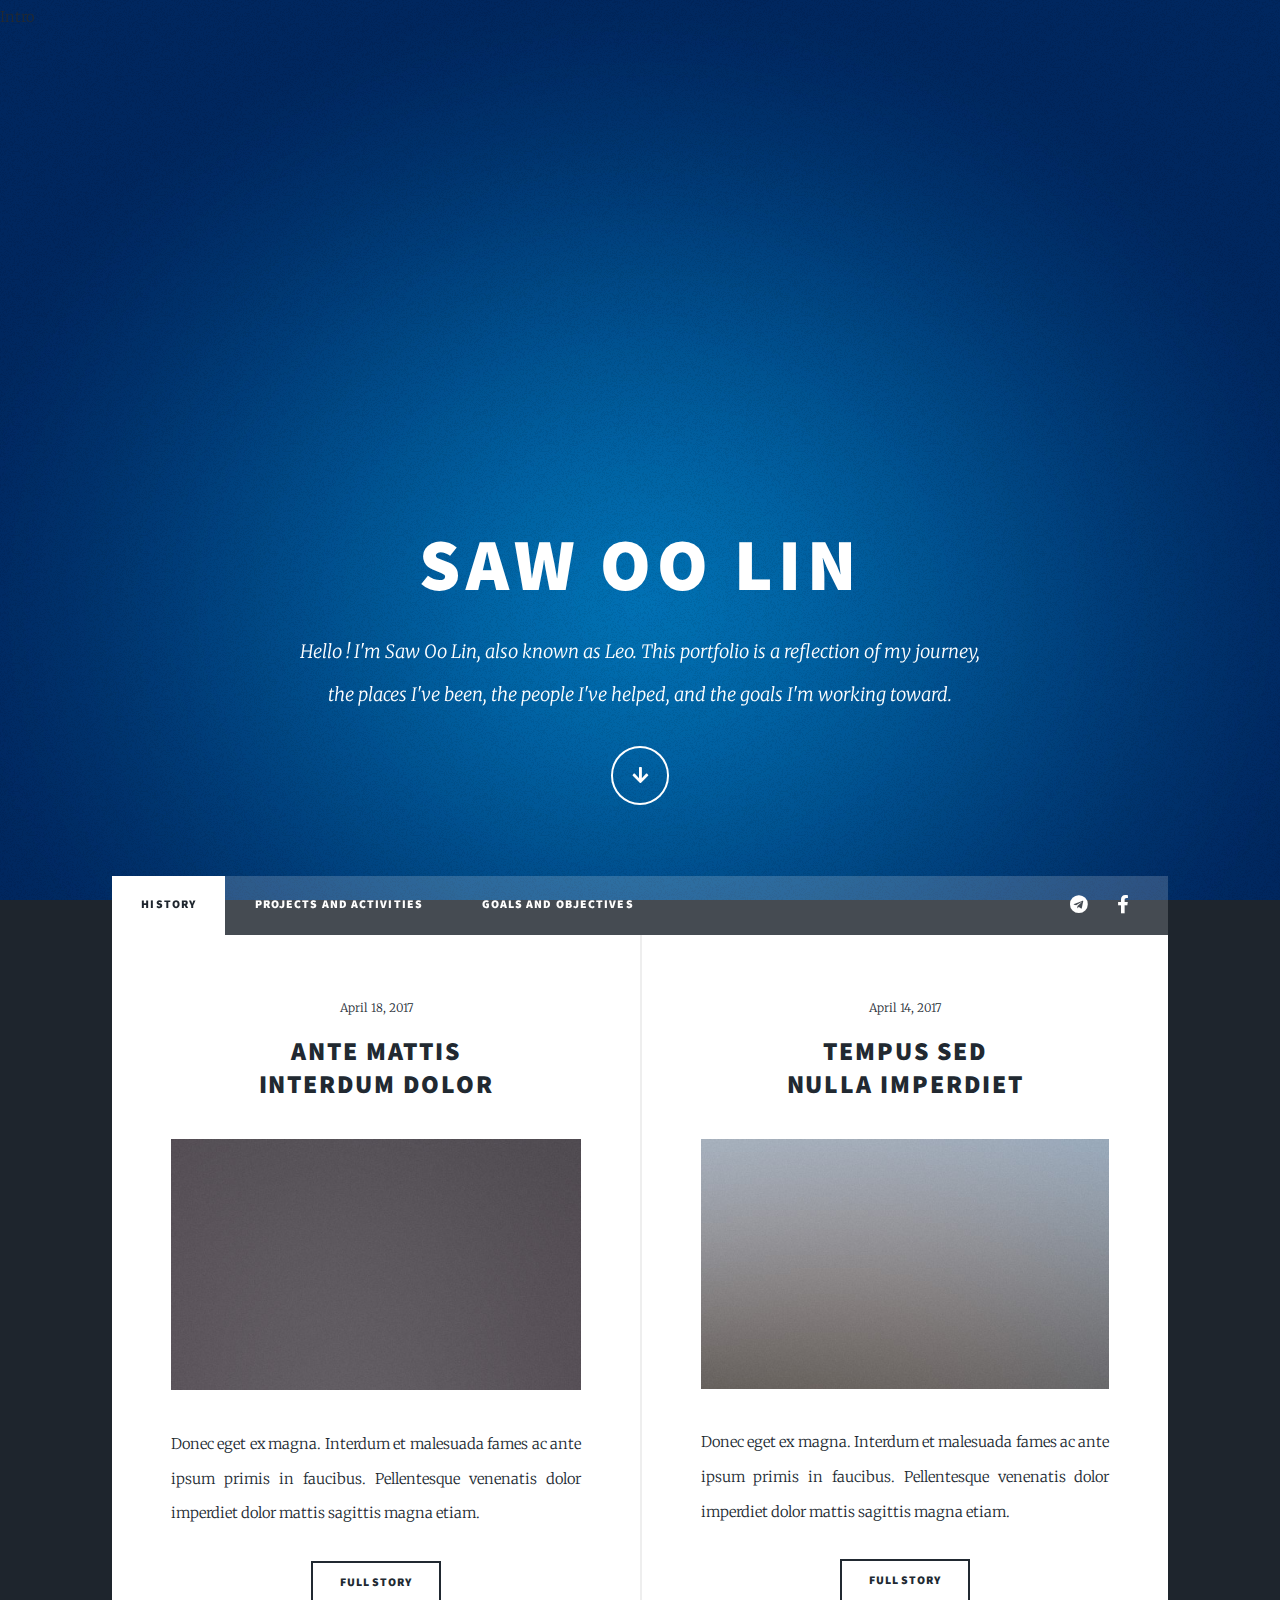
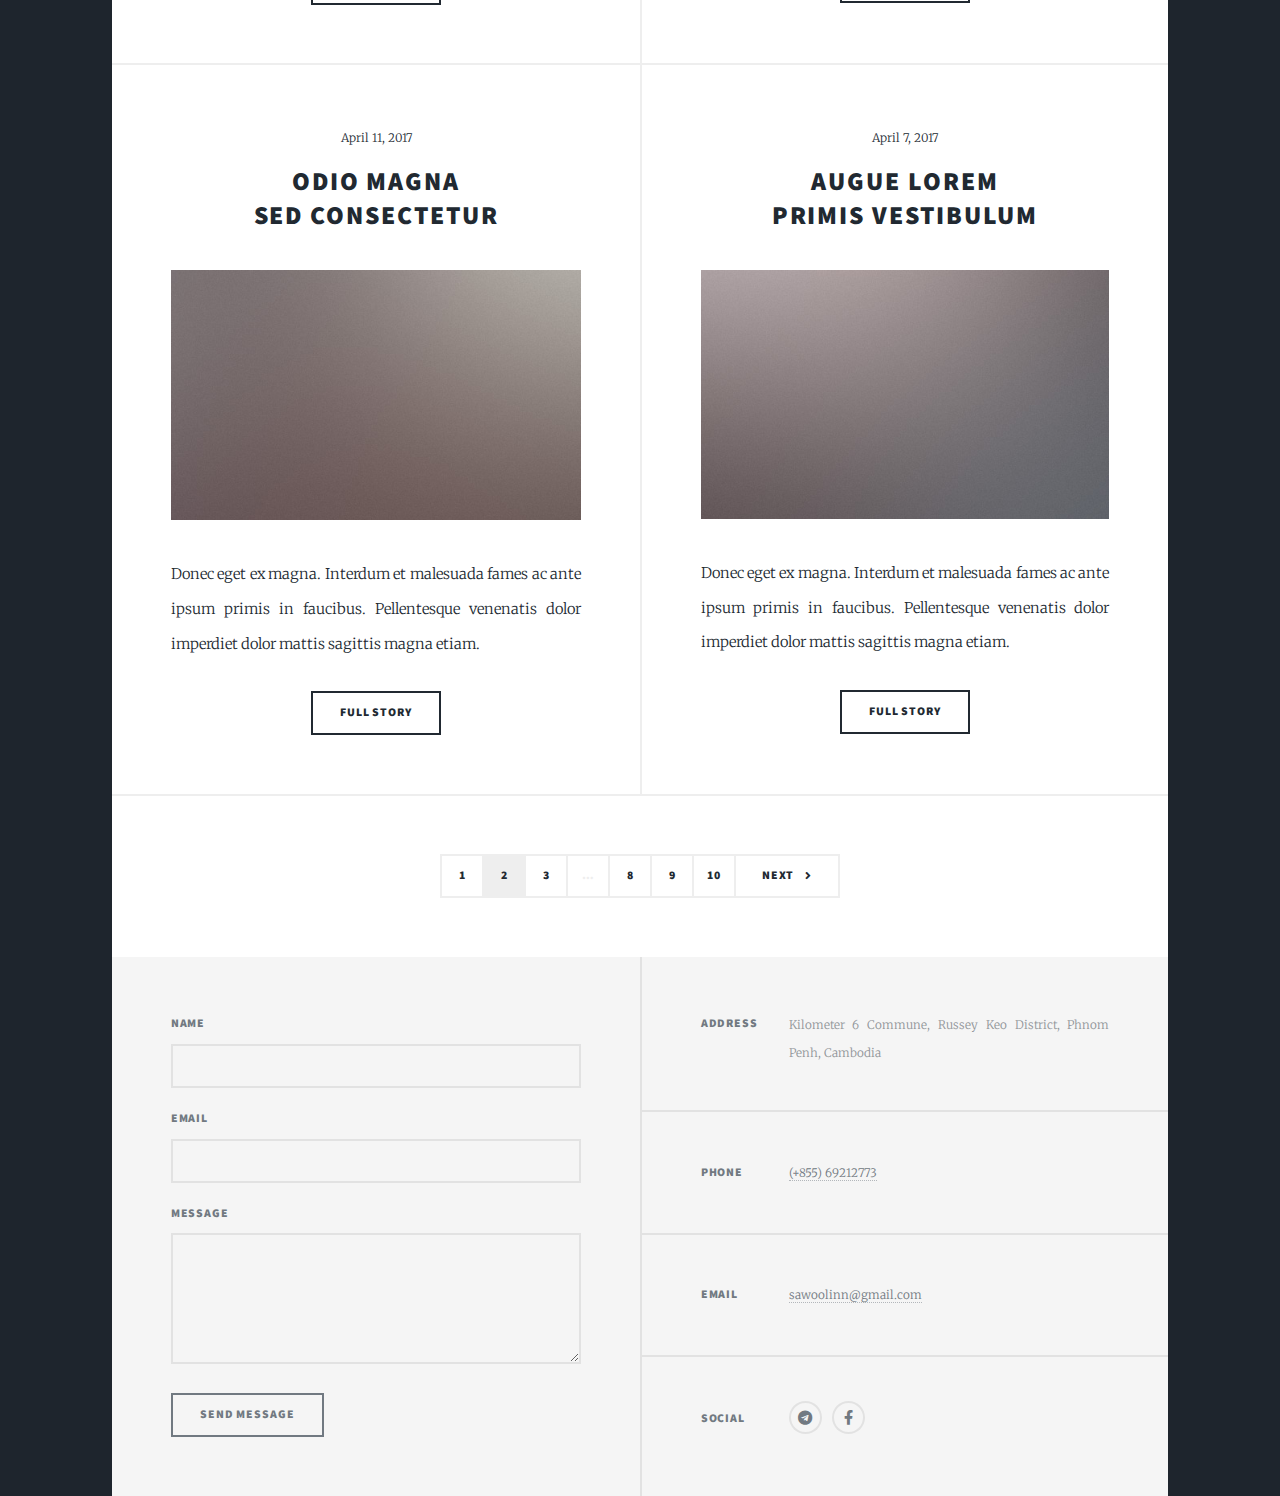
<file: index2.html>
<!DOCTYPE HTML>
<!--
	Massively by HTML5 UP
	html5up.net | @ajlkn
	Free for personal and commercial use under the CCA 3.0 license (html5up.net/license)
-->
<html>
	<head>
		<title>Saw Oo Lin</title>
		<meta charset="utf-8" />
		<meta name="viewport" content="width=device-width, initial-scale=1, user-scalable=no" />
		<link rel="stylesheet" href="assets/css/main.css" />
		<noscript><link rel="stylesheet" href="assets/css/noscript.css" /></noscript>
	</head>
	<body class="is-preload">

		<!-- Wrapper -->
			<div id="wrapper" class="fade-in">

				Intro
					<div id="intro">
						<h1>Saw Oo Lin </h1>
						<p> Hello ! I'm Saw Oo Lin, also known as Leo. This portfolio is a reflection of my journey, 
							<br/> the places I've been, the people I've helped, and the goals I'm working toward. 
							<!-- <br/> Here, you'll find <a href="https://twitter.com/ajlkn">my story</a> , <a href="https://html5up.net">projects</a>
						I've worked on, and the <a href="https://html5up.net/license">Values</a> that drive me. -->
						</p>

						<ul class="actions">
							<li><a href="#header" class="button icon solid solo fa-arrow-down scrolly">Continue</a></li>
						</ul>
					</div>

				<!-- Header -->
					<header id="header">
						<a href="index.html" class="logo">About me</a>
					</header>

				<!-- Nav -->
					<nav id="nav">

						<ul class="links">
							<li class="active"><a href="index.html">History</a></li>
							<li><a href="generic.html">Projects and Activities</a></li>
							<li><a href="elements.html">Goals and Objectives</a></li>
						</ul>

						<ul class="icons">
							<li><a href="https://t.me/sawoolinn" class="icon brands fa-telegram"><span class="label">Telegram</span></a></li>
							<li><a href="https://www.facebook.com/sawoo.linn.96/" class="icon brands fa-facebook-f"><span class="label">Facebook</span></a></li>
							<!-- <li><a href="#" class="icon brands fa-instagram"><span class="label">Instagram</span></a></li>
							<li><a href="#" class="icon brands fa-github"><span class="label">GitHub</span></a></li> -->
						</ul>
					</nav>

				<!-- Main -->
					<div id="main">
						
						<!-- Posts -->
							<section class="posts">

								<!-- <article>
									<header>
										<span class="date">May 17, 2024</span>
										<h2><a href="#">Diversity and Inclusion Scholarship Program</a></h2>
										<h4 style="color: red;">(A Life-Changing Opportunity)</h4>
									</header>
									<a href="#" class="image fit"><img src="images/DISP.png" alt="" /></a>
									<p>When I saw the email “CONGRATULATIONS! You have been selected as a Cohort 1 Scholar of the USAID Diversity and 
										Inclusion Scholarship Program!”. I cannot express how happy I was because this scholarship was also an extremely 
										competitive process. We had more than 2,000 well-qualified applicants for the 112 spaces available. I overcame many difficulties to get to this point. 
										When I heard the result, I was completely relieved and finally able to breathe. </p>
									<ul class="actions special">
										<li><a href="#" class="button">Full Story</a></li>
									</ul>
								</article> -->

								<article>
									<header>
										<span class="date">April 18, 2017</span>
										<h2><a href="#">Ante mattis<br />
										interdum dolor</a></h2>
									</header>
									<a href="#" class="image fit"><img src="images/pic04.jpg" alt="" /></a>
									<p>Donec eget ex magna. Interdum et malesuada fames ac ante ipsum primis in faucibus. Pellentesque venenatis dolor imperdiet dolor mattis sagittis magna etiam.</p>
									<ul class="actions special">
										<li><a href="#" class="button">Full Story</a></li>
									</ul>
								</article>

								<article>
									<header>
										<span class="date">April 14, 2017</span>
										<h2><a href="#">Tempus sed<br />
										nulla imperdiet</a></h2>
									</header>
									<a href="#" class="image fit"><img src="images/pic05.jpg" alt="" /></a>
									<p>Donec eget ex magna. Interdum et malesuada fames ac ante ipsum primis in faucibus. Pellentesque venenatis dolor imperdiet dolor mattis sagittis magna etiam.</p>
									<ul class="actions special">
										<li><a href="#" class="button">Full Story</a></li>
									</ul>
								</article>

								<article>
									<header>
										<span class="date">April 11, 2017</span>
										<h2><a href="#">Odio magna<br />
										sed consectetur</a></h2>
									</header>
									<a href="#" class="image fit"><img src="images/pic06.jpg" alt="" /></a>
									<p>Donec eget ex magna. Interdum et malesuada fames ac ante ipsum primis in faucibus. Pellentesque venenatis dolor imperdiet dolor mattis sagittis magna etiam.</p>
									<ul class="actions special">
										<li><a href="#" class="button">Full Story</a></li>
									</ul>
								</article>

								<article>
									<header>
										<span class="date">April 7, 2017</span>
										<h2><a href="#">Augue lorem<br />
										primis vestibulum</a></h2>
									</header>
									<a href="#" class="image fit"><img src="images/pic07.jpg" alt="" /></a>
									<p>Donec eget ex magna. Interdum et malesuada fames ac ante ipsum primis in faucibus. Pellentesque venenatis dolor imperdiet dolor mattis sagittis magna etiam.</p>
									<ul class="actions special">
										<li><a href="#" class="button">Full Story</a></li>
									</ul>
								</article>

							</section>

						<!-- Footer -->
							<footer>
								<div class="pagination">
									<!--<a href="#" class="previous">Prev</a>-->
									<a href="index.html" class="page">1</a>
									<a href="#" class="page active">2</a>
									<a href="#" class="page">3</a>
									<span class="extra">&hellip;</span>
									<a href="#" class="page">8</a>
									<a href="#" class="page">9</a>
									<a href="#" class="page">10</a>
									<a href="#" class="next">Next</a>
								</div>
							</footer>

					</div>

				<!-- Footer -->
					<footer id="footer">
						
						<section>
							<form method="post" action="#">
								<div class="fields">

									<div class="field">
										<label for="name">Name</label>
										<input type="text" name="name" id="name" />
									</div>

									<div class="field">
										<label for="email">Email</label>
										<input type="text" name="email" id="email" />
									</div>

									<div class="field">
										<label for="message">Message</label>
										<textarea name="message" id="message" rows="3"></textarea>
									</div>

								</div>

								<ul class="actions">
									<li><input type="submit" value="Send Message" /></li>
								</ul>
							</form>
						</section>

						<section class="split contact">
							<section class="alt">
								<h3>Address</h3>
								<p>Kilometer 6 Commune, Russey Keo District, Phnom Penh, Cambodia</p>
							</section>
							<section>
								<h3>Phone</h3>
								<p><a href="#">(+855) 69212773</a></p>
							</section>
							<section>
								<h3>Email</h3>
								<p><a href="#">sawoolinn@gmail.com</a></p>
							</section>
							<section>
								<h3>Social</h3>
								<ul class="icons alt">
									<li><a href="https://t.me/sawoolinn" class="icon brands alt fa-telegram"><span class="label">Telegram</span></a></li>
									<li><a href="https://www.facebook.com/sawoo.linn.96/" class="icon brands alt fa-facebook-f"><span class="label">Facebook</span></a></li>
									<!-- <li><a href="https://www.instagram.com/sawoolin1/" class="icon brands alt fa-instagram"><span class="label">Instagram</span></a></li> -->
									<!-- <li><a href="https://github.com/sawoolinn" class="icon brands alt fa-github"><span class="label">GitHub</span></a></li> -->
								</ul>
							</section>
						</section>
					</footer>

				<!-- Copyright -->
					<!-- <div id="copyright">
						<ul><li>&copy; Untitled</li><li>Design: <a href="https://html5up.net">HTML5 UP</a></li></ul>
					</div> -->

			</div>

		<!-- Scripts -->
			<script src="assets/js/jquery.min.js"></script>
			<script src="assets/js/jquery.scrollex.min.js"></script>
			<script src="assets/js/jquery.scrolly.min.js"></script>
			<script src="assets/js/browser.min.js"></script>
			<script src="assets/js/breakpoints.min.js"></script>
			<script src="assets/js/util.js"></script>
			<script src="assets/js/main.js"></script>

	</body>
</html>
</file>
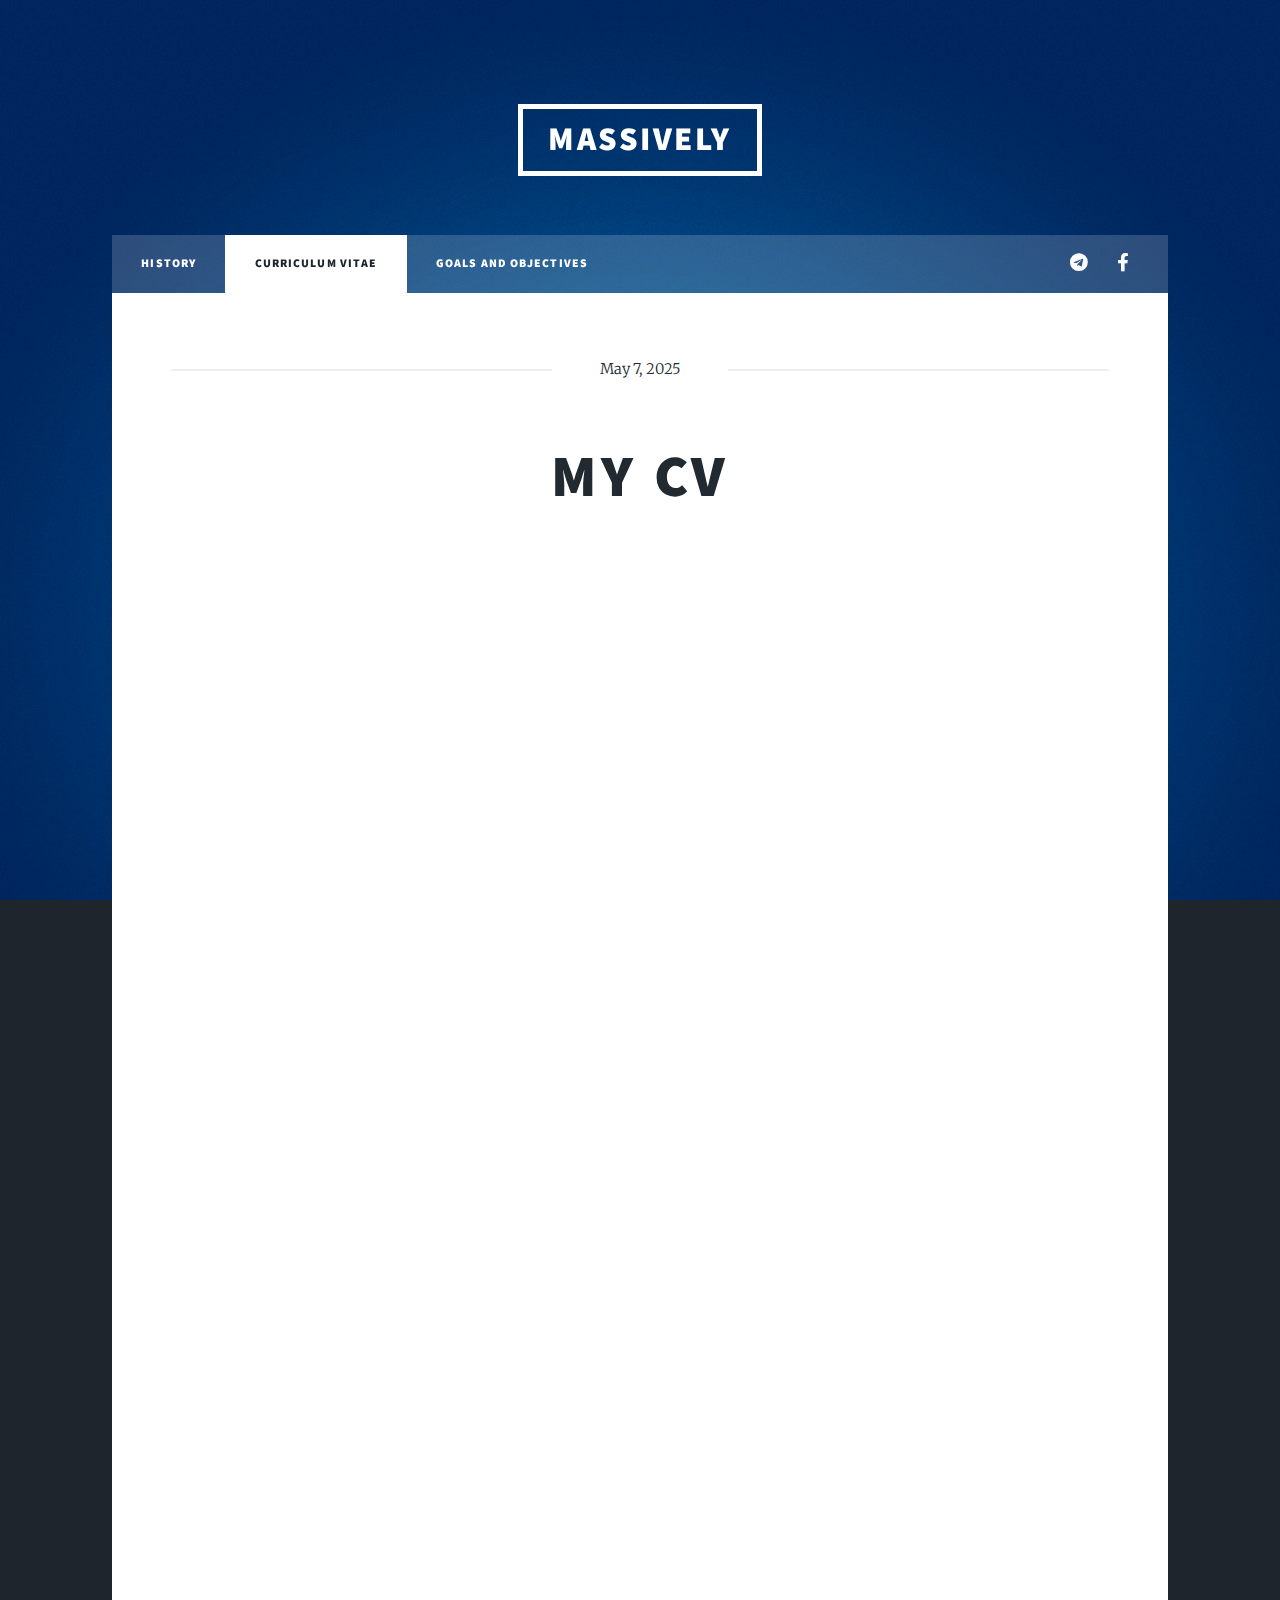
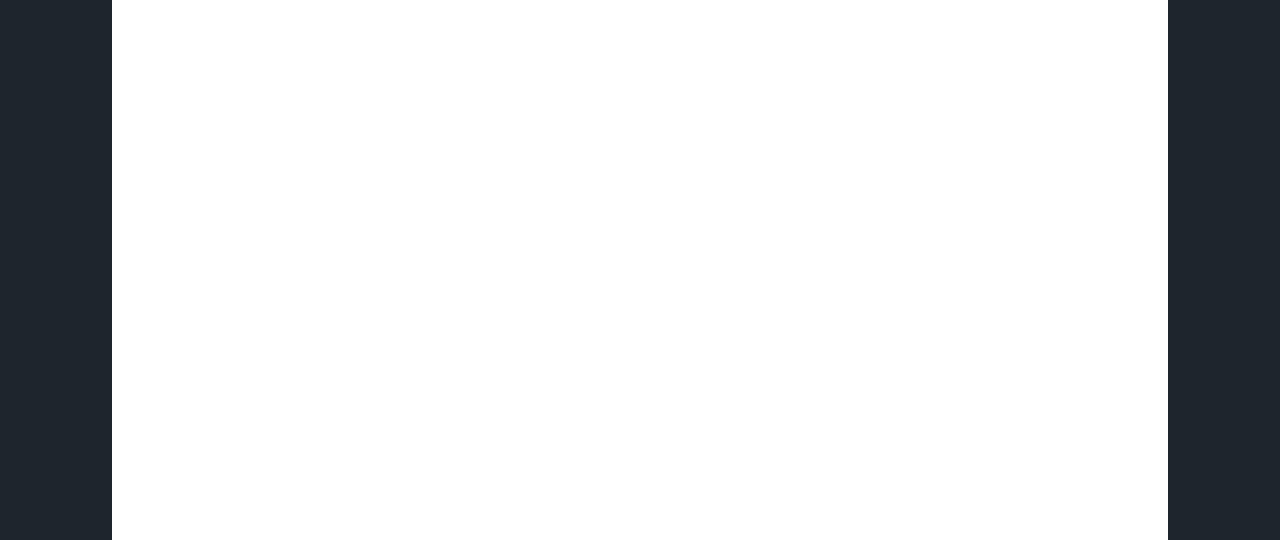
<file: mycv.html>
<!DOCTYPE HTML>
<!--
	Massively by HTML5 UP
	html5up.net | @ajlkn
	Free for personal and commercial use under the CCA 3.0 license (html5up.net/license)
-->
<html>
	<head>
		<title>sawoolin</title>
		<meta charset="utf-8" />
		<meta name="viewport" content="width=device-width, initial-scale=1, user-scalable=no" />
		<link rel="stylesheet" href="assets/css/main.css" />
		<noscript><link rel="stylesheet" href="assets/css/noscript.css" /></noscript>
	</head>
	<body class="is-preload">

		<!-- Wrapper -->
			<div id="wrapper">

				<!-- Header -->
					<header id="header">
						<a href="index.html" class="logo">Massively</a>
					</header>

				<!-- Nav -->
					<nav id="nav">
						<ul class="links">
							<li><a href="index.html">History</a></li>
							<li class="active"><a href="mycv.html">Curriculum Vitae</a></li>
							<li><a href="elements.html">Goals and Objectives</a></li>
						</ul>

						<ul class="icons">
							<li><a href="https://t.me/sawoolinn" class="icon brands fa-telegram"><span class="label">Telegram</span></a></li>
							<li><a href="https://www.facebook.com/sawoo.linn.96/" class="icon brands fa-facebook-f"><span class="label">Facebook</span></a></li>
							<!-- <li><a href="#" class="icon brands fa-instagram"><span class="label">Instagram</span></a></li>
							<li><a href="#" class="icon brands fa-github"><span class="label">GitHub</span></a></li> -->
						</ul>
					</nav>

				<!-- Main -->
					<div id="main">

						<!-- Post -->
							<section class="post">
								<header class="major">
									<span class="date">May 7, 2025</span>
									<h1>My Cv</h1>
								</header>
								<iframe src="assets/cv/my-cv.pdf" width="100%" height="1500px" style="border: none;">
									This browser does not support PDFs. Please download the PDF to view it: <a href="assets/cv/my-cv.pdf">Download CV</a>
								</iframe>
							</section>

		<!-- Scripts -->
			<script src="assets/js/jquery.min.js"></script>
			<script src="assets/js/jquery.scrollex.min.js"></script>
			<script src="assets/js/jquery.scrolly.min.js"></script>
			<script src="assets/js/browser.min.js"></script>
			<script src="assets/js/breakpoints.min.js"></script>
			<script src="assets/js/util.js"></script>
			<script src="assets/js/main.js"></script>

	</body>
</html>
</file>
<file: assets/css/main.css>
@import url(fontawesome-all.min.css);
@import url("https://fonts.googleapis.com/css?family=Merriweather:300,700,300italic,700italic|Source+Sans+Pro:900");

/*
	Massively by HTML5 UP
	html5up.net | @ajlkn
	Free for personal and commercial use under the CCA 3.0 license (html5up.net/license)
*/

html, body, div, span, applet, object,
iframe, h1, h2, h3, h4, h5, h6, p, blockquote,
pre, a, abbr, acronym, address, big, cite,
code, del, dfn, em, img, ins, kbd, q, s, samp,
small, strike, strong, sub, sup, tt, var, b,
u, i, center, dl, dt, dd, ol, ul, li, fieldset,
form, label, legend, table, caption, tbody,
tfoot, thead, tr, th, td, article, aside,
canvas, details, embed, figure, figcaption,
footer, header, hgroup, menu, nav, output, ruby,
section, summary, time, mark, audio, video {
	margin: 0;
	padding: 0;
	border: 0;
	font-size: 100%;
	font: inherit;
	vertical-align: baseline;}

article, aside, details, figcaption, figure,
footer, header, hgroup, menu, nav, section {
	display: block;}

body {
	line-height: 1;
}

ol, ul {
	list-style: none;
}

blockquote, q {
	quotes: none;
}

	blockquote:before, blockquote:after, q:before, q:after {
		content: '';
		content: none;
	}

table {
	border-collapse: collapse;
	border-spacing: 0;
}

body {
	-webkit-text-size-adjust: none;
}

mark {
	background-color: transparent;
	color: inherit;
}

input::-moz-focus-inner {
	border: 0;
	padding: 0;
}

input, select, textarea {
	-moz-appearance: none;
	-webkit-appearance: none;
	-ms-appearance: none;
	appearance: none;
}

/* Basic */

	@-ms-viewport {
		width: device-width;
	}

	body {
		-ms-overflow-style: scrollbar;
	}

	@media screen and (max-width: 480px) {

		html, body {
			min-width: 320px;
		}

	}

	html {
		box-sizing: border-box;
	}

	*, *:before, *:after {
		box-sizing: inherit;
	}

	body {
		background-color: #1e252d;
	}

		body.is-preload *, body.is-preload *:before, body.is-preload *:after {
			-moz-animation: none !important;
			-webkit-animation: none !important;
			-ms-animation: none !important;
			animation: none !important;
			-moz-transition: none !important;
			-webkit-transition: none !important;
			-ms-transition: none !important;
			transition: none !important;
		}

/* Type */

	html {
		font-size: 16pt;
	}

		@media screen and (max-width: 1680px) {

			html {
				font-size: 12pt;
			}

		}

		@media screen and (max-width: 1280px) {

			html {
				font-size: 11pt;
			}

		}

		@media screen and (max-width: 360px) {

			html {
				font-size: 10pt;
			}

		}

	body {
		color: #212931;
	}

	body, input, select, textarea {
		font-family: "Merriweather", Georgia, serif;
		font-weight: 300;
		font-size: 1rem;
		line-height: 2.375;
	}

	a {
		-moz-transition: color 0.2s ease-in-out, background-color 0.2s ease-in-out, border-color 0.2s ease-in-out, box-shadow 0.2s ease-in-out;
		-webkit-transition: color 0.2s ease-in-out, background-color 0.2s ease-in-out, border-color 0.2s ease-in-out, box-shadow 0.2s ease-in-out;
		-ms-transition: color 0.2s ease-in-out, background-color 0.2s ease-in-out, border-color 0.2s ease-in-out, box-shadow 0.2s ease-in-out;
		transition: color 0.2s ease-in-out, background-color 0.2s ease-in-out, border-color 0.2s ease-in-out, box-shadow 0.2s ease-in-out;
		border-bottom: dotted 1px;
		text-decoration: none;
	}

		a:hover {
			border-bottom-color: transparent;
		}

	strong, b {
		font-weight: 600;
	}

	em, i {
		font-style: italic;
	}

	p {
		text-align: justify;
		margin: 0 0 2rem 0;
	}

	h1, h2, h3, h4, h5, h6 {
		font-family: "Source Sans Pro", Helvetica, sans-serif;
		font-weight: 900;
		line-height: 1.5;
		letter-spacing: 0.075em;
		text-transform: uppercase;
		margin: 0 0 1rem 0;
	}

		h1 a, h2 a, h3 a, h4 a, h5 a, h6 a {
			border-bottom: 0;
			color: inherit;
			text-decoration: none;
		}

	h1 {
		font-size: 4rem;
		line-height: 1.1;
		margin: 0 0 2rem 0;
	}

	h2 {
		font-size: 1.75rem;
		line-height: 1.3;
		margin: 0 0 1.5rem 0;
	}

	h3 {
		font-size: 1.25rem;
		margin: 0 0 1.5rem 0;
	}

	h4 {
		font-size: 1rem;
	}

	h5 {
		font-size: 0.9rem;
	}

	h6 {
		font-size: 0.8rem;
	}

	sub {
		font-size: 0.8rem;
		position: relative;
		top: 0.5rem;
	}

	sup {
		font-size: 0.8rem;
		position: relative;
		top: -0.5rem;
	}

	blockquote {
		border-left: solid 4px;
		font-style: italic;
		margin: 0 0 2rem 0;
		padding: 0.5rem 0 0.5rem 2rem;
	}

	code {
		border: solid 2px;
		font-family: "Courier New", monospace;
		font-size: 0.9rem;
		margin: 0 0.25rem;
		padding: 0.25rem 0.65rem;
	}

	pre {
		-webkit-overflow-scrolling: touch;
		font-family: "Courier New", monospace;
		font-size: 0.9rem;
		margin: 0 0 2rem 0;
	}

		pre code {
			display: block;
			line-height: 1.75;
			padding: 1rem 1.5rem;
			overflow-x: auto;
		}

	hr {
		border: 0;
		border-bottom: solid 2px;
		margin: 3rem 0;
	}

		hr.major {
			margin: 5rem 0;
		}

	.align-left {
		text-align: left;
	}

	.align-center {
		text-align: center;
	}

	.align-right {
		text-align: right;
	}

	input, select, textarea {
		color: #212931;
	}

	a {
		color: #212931;
		border-bottom-color: rgba(33, 41, 49, 0.5);
	}

		a:hover {
			border-bottom-color: transparent;
			color: #18bfef !important;
		}

	strong, b {
		color: #212931;
	}

	h1, h2, h3, h4, h5, h6 {
		color: #212931;
	}

	blockquote {
		border-left-color: #eeeeee;
	}

	code {
		background: rgba(220, 220, 220, 0.25);
		border-color: #eeeeee;
	}

	hr {
		border-bottom-color: #eeeeee;
	}

/* Row */

	.row {
		display: flex;
		flex-wrap: wrap;
		box-sizing: border-box;
		align-items: stretch;
	}

		.row > * {
			box-sizing: border-box;
		}

		.row.gtr-uniform > * > :last-child {
			margin-bottom: 0;
		}

		.row.aln-left {
			justify-content: flex-start;
		}

		.row.aln-center {
			justify-content: center;
		}

		.row.aln-right {
			justify-content: flex-end;
		}

		.row.aln-top {
			align-items: flex-start;
		}

		.row.aln-middle {
			align-items: center;
		}

		.row.aln-bottom {
			align-items: flex-end;
		}

		.row > .imp {
			order: -1;
		}

		.row > .col-1 {
			width: 8.33333%;
		}

		.row > .off-1 {
			margin-left: 8.33333%;
		}

		.row > .col-2 {
			width: 16.66667%;
		}

		.row > .off-2 {
			margin-left: 16.66667%;
		}

		.row > .col-3 {
			width: 25%;
		}

		.row > .off-3 {
			margin-left: 25%;
		}

		.row > .col-4 {
			width: 33.33333%;
		}

		.row > .off-4 {
			margin-left: 33.33333%;
		}

		.row > .col-5 {
			width: 41.66667%;
		}

		.row > .off-5 {
			margin-left: 41.66667%;
		}

		.row > .col-6 {
			width: 50%;
		}

		.row > .off-6 {
			margin-left: 50%;
		}

		.row > .col-7 {
			width: 58.33333%;
		}

		.row > .off-7 {
			margin-left: 58.33333%;
		}

		.row > .col-8 {
			width: 66.66667%;
		}

		.row > .off-8 {
			margin-left: 66.66667%;
		}

		.row > .col-9 {
			width: 75%;
		}

		.row > .off-9 {
			margin-left: 75%;
		}

		.row > .col-10 {
			width: 83.33333%;
		}

		.row > .off-10 {
			margin-left: 83.33333%;
		}

		.row > .col-11 {
			width: 91.66667%;
		}

		.row > .off-11 {
			margin-left: 91.66667%;
		}

		.row > .col-12 {
			width: 100%;
		}

		.row > .off-12 {
			margin-left: 100%;
		}

		.row.gtr-0 {
			margin-top: 0;
			margin-left: 0rem;
		}

			.row.gtr-0 > * {
				padding: 0 0 0 0rem;
			}

			.row.gtr-0.gtr-uniform {
				margin-top: 0rem;
			}

				.row.gtr-0.gtr-uniform > * {
					padding-top: 0rem;
				}

		.row.gtr-25 {
			margin-top: 0;
			margin-left: -0.375rem;
		}

			.row.gtr-25 > * {
				padding: 0 0 0 0.375rem;
			}

			.row.gtr-25.gtr-uniform {
				margin-top: -0.375rem;
			}

				.row.gtr-25.gtr-uniform > * {
					padding-top: 0.375rem;
				}

		.row.gtr-50 {
			margin-top: 0;
			margin-left: -0.75rem;
		}

			.row.gtr-50 > * {
				padding: 0 0 0 0.75rem;
			}

			.row.gtr-50.gtr-uniform {
				margin-top: -0.75rem;
			}

				.row.gtr-50.gtr-uniform > * {
					padding-top: 0.75rem;
				}

		.row {
			margin-top: 0;
			margin-left: -1.5rem;
		}

			.row > * {
				padding: 0 0 0 1.5rem;
			}

			.row.gtr-uniform {
				margin-top: -1.5rem;
			}

				.row.gtr-uniform > * {
					padding-top: 1.5rem;
				}

		.row.gtr-150 {
			margin-top: 0;
			margin-left: -2.25rem;
		}

			.row.gtr-150 > * {
				padding: 0 0 0 2.25rem;
			}

			.row.gtr-150.gtr-uniform {
				margin-top: -2.25rem;
			}

				.row.gtr-150.gtr-uniform > * {
					padding-top: 2.25rem;
				}

		.row.gtr-200 {
			margin-top: 0;
			margin-left: -3rem;
		}

			.row.gtr-200 > * {
				padding: 0 0 0 3rem;
			}

			.row.gtr-200.gtr-uniform {
				margin-top: -3rem;
			}

				.row.gtr-200.gtr-uniform > * {
					padding-top: 3rem;
				}

		@media screen and (max-width: 1680px) {

			.row {
				display: flex;
				flex-wrap: wrap;
				box-sizing: border-box;
				align-items: stretch;
			}

				.row > * {
					box-sizing: border-box;
				}

				.row.gtr-uniform > * > :last-child {
					margin-bottom: 0;
				}

				.row.aln-left {
					justify-content: flex-start;
				}

				.row.aln-center {
					justify-content: center;
				}

				.row.aln-right {
					justify-content: flex-end;
				}

				.row.aln-top {
					align-items: flex-start;
				}

				.row.aln-middle {
					align-items: center;
				}

				.row.aln-bottom {
					align-items: flex-end;
				}

				.row > .imp-xlarge {
					order: -1;
				}

				.row > .col-1-xlarge {
					width: 8.33333%;
				}

				.row > .off-1-xlarge {
					margin-left: 8.33333%;
				}

				.row > .col-2-xlarge {
					width: 16.66667%;
				}

				.row > .off-2-xlarge {
					margin-left: 16.66667%;
				}

				.row > .col-3-xlarge {
					width: 25%;
				}

				.row > .off-3-xlarge {
					margin-left: 25%;
				}

				.row > .col-4-xlarge {
					width: 33.33333%;
				}

				.row > .off-4-xlarge {
					margin-left: 33.33333%;
				}

				.row > .col-5-xlarge {
					width: 41.66667%;
				}

				.row > .off-5-xlarge {
					margin-left: 41.66667%;
				}

				.row > .col-6-xlarge {
					width: 50%;
				}

				.row > .off-6-xlarge {
					margin-left: 50%;
				}

				.row > .col-7-xlarge {
					width: 58.33333%;
				}

				.row > .off-7-xlarge {
					margin-left: 58.33333%;
				}

				.row > .col-8-xlarge {
					width: 66.66667%;
				}

				.row > .off-8-xlarge {
					margin-left: 66.66667%;
				}

				.row > .col-9-xlarge {
					width: 75%;
				}

				.row > .off-9-xlarge {
					margin-left: 75%;
				}

				.row > .col-10-xlarge {
					width: 83.33333%;
				}

				.row > .off-10-xlarge {
					margin-left: 83.33333%;
				}

				.row > .col-11-xlarge {
					width: 91.66667%;
				}

				.row > .off-11-xlarge {
					margin-left: 91.66667%;
				}

				.row > .col-12-xlarge {
					width: 100%;
				}

				.row > .off-12-xlarge {
					margin-left: 100%;
				}

				.row.gtr-0 {
					margin-top: 0;
					margin-left: 0rem;
				}

					.row.gtr-0 > * {
						padding: 0 0 0 0rem;
					}

					.row.gtr-0.gtr-uniform {
						margin-top: 0rem;
					}

						.row.gtr-0.gtr-uniform > * {
							padding-top: 0rem;
						}

				.row.gtr-25 {
					margin-top: 0;
					margin-left: -0.375rem;
				}

					.row.gtr-25 > * {
						padding: 0 0 0 0.375rem;
					}

					.row.gtr-25.gtr-uniform {
						margin-top: -0.375rem;
					}

						.row.gtr-25.gtr-uniform > * {
							padding-top: 0.375rem;
						}

				.row.gtr-50 {
					margin-top: 0;
					margin-left: -0.75rem;
				}

					.row.gtr-50 > * {
						padding: 0 0 0 0.75rem;
					}

					.row.gtr-50.gtr-uniform {
						margin-top: -0.75rem;
					}

						.row.gtr-50.gtr-uniform > * {
							padding-top: 0.75rem;
						}

				.row {
					margin-top: 0;
					margin-left: -1.5rem;
				}

					.row > * {
						padding: 0 0 0 1.5rem;
					}

					.row.gtr-uniform {
						margin-top: -1.5rem;
					}

						.row.gtr-uniform > * {
							padding-top: 1.5rem;
						}

				.row.gtr-150 {
					margin-top: 0;
					margin-left: -2.25rem;
				}

					.row.gtr-150 > * {
						padding: 0 0 0 2.25rem;
					}

					.row.gtr-150.gtr-uniform {
						margin-top: -2.25rem;
					}

						.row.gtr-150.gtr-uniform > * {
							padding-top: 2.25rem;
						}

				.row.gtr-200 {
					margin-top: 0;
					margin-left: -3rem;
				}

					.row.gtr-200 > * {
						padding: 0 0 0 3rem;
					}

					.row.gtr-200.gtr-uniform {
						margin-top: -3rem;
					}

						.row.gtr-200.gtr-uniform > * {
							padding-top: 3rem;
						}

		}

		@media screen and (max-width: 1280px) {

			.row {
				display: flex;
				flex-wrap: wrap;
				box-sizing: border-box;
				align-items: stretch;
			}

				.row > * {
					box-sizing: border-box;
				}

				.row.gtr-uniform > * > :last-child {
					margin-bottom: 0;
				}

				.row.aln-left {
					justify-content: flex-start;
				}

				.row.aln-center {
					justify-content: center;
				}

				.row.aln-right {
					justify-content: flex-end;
				}

				.row.aln-top {
					align-items: flex-start;
				}

				.row.aln-middle {
					align-items: center;
				}

				.row.aln-bottom {
					align-items: flex-end;
				}

				.row > .imp-large {
					order: -1;
				}

				.row > .col-1-large {
					width: 8.33333%;
				}

				.row > .off-1-large {
					margin-left: 8.33333%;
				}

				.row > .col-2-large {
					width: 16.66667%;
				}

				.row > .off-2-large {
					margin-left: 16.66667%;
				}

				.row > .col-3-large {
					width: 25%;
				}

				.row > .off-3-large {
					margin-left: 25%;
				}

				.row > .col-4-large {
					width: 33.33333%;
				}

				.row > .off-4-large {
					margin-left: 33.33333%;
				}

				.row > .col-5-large {
					width: 41.66667%;
				}

				.row > .off-5-large {
					margin-left: 41.66667%;
				}

				.row > .col-6-large {
					width: 50%;
				}

				.row > .off-6-large {
					margin-left: 50%;
				}

				.row > .col-7-large {
					width: 58.33333%;
				}

				.row > .off-7-large {
					margin-left: 58.33333%;
				}

				.row > .col-8-large {
					width: 66.66667%;
				}

				.row > .off-8-large {
					margin-left: 66.66667%;
				}

				.row > .col-9-large {
					width: 75%;
				}

				.row > .off-9-large {
					margin-left: 75%;
				}

				.row > .col-10-large {
					width: 83.33333%;
				}

				.row > .off-10-large {
					margin-left: 83.33333%;
				}

				.row > .col-11-large {
					width: 91.66667%;
				}

				.row > .off-11-large {
					margin-left: 91.66667%;
				}

				.row > .col-12-large {
					width: 100%;
				}

				.row > .off-12-large {
					margin-left: 100%;
				}

				.row.gtr-0 {
					margin-top: 0;
					margin-left: 0rem;
				}

					.row.gtr-0 > * {
						padding: 0 0 0 0rem;
					}

					.row.gtr-0.gtr-uniform {
						margin-top: 0rem;
					}

						.row.gtr-0.gtr-uniform > * {
							padding-top: 0rem;
						}

				.row.gtr-25 {
					margin-top: 0;
					margin-left: -0.375rem;
				}

					.row.gtr-25 > * {
						padding: 0 0 0 0.375rem;
					}

					.row.gtr-25.gtr-uniform {
						margin-top: -0.375rem;
					}

						.row.gtr-25.gtr-uniform > * {
							padding-top: 0.375rem;
						}

				.row.gtr-50 {
					margin-top: 0;
					margin-left: -0.75rem;
				}

					.row.gtr-50 > * {
						padding: 0 0 0 0.75rem;
					}

					.row.gtr-50.gtr-uniform {
						margin-top: -0.75rem;
					}

						.row.gtr-50.gtr-uniform > * {
							padding-top: 0.75rem;
						}

				.row {
					margin-top: 0;
					margin-left: -1.5rem;
				}

					.row > * {
						padding: 0 0 0 1.5rem;
					}

					.row.gtr-uniform {
						margin-top: -1.5rem;
					}

						.row.gtr-uniform > * {
							padding-top: 1.5rem;
						}

				.row.gtr-150 {
					margin-top: 0;
					margin-left: -2.25rem;
				}

					.row.gtr-150 > * {
						padding: 0 0 0 2.25rem;
					}

					.row.gtr-150.gtr-uniform {
						margin-top: -2.25rem;
					}

						.row.gtr-150.gtr-uniform > * {
							padding-top: 2.25rem;
						}

				.row.gtr-200 {
					margin-top: 0;
					margin-left: -3rem;
				}

					.row.gtr-200 > * {
						padding: 0 0 0 3rem;
					}

					.row.gtr-200.gtr-uniform {
						margin-top: -3rem;
					}

						.row.gtr-200.gtr-uniform > * {
							padding-top: 3rem;
						}

		}

		@media screen and (max-width: 980px) {

			.row {
				display: flex;
				flex-wrap: wrap;
				box-sizing: border-box;
				align-items: stretch;
			}

				.row > * {
					box-sizing: border-box;
				}

				.row.gtr-uniform > * > :last-child {
					margin-bottom: 0;
				}

				.row.aln-left {
					justify-content: flex-start;
				}

				.row.aln-center {
					justify-content: center;
				}

				.row.aln-right {
					justify-content: flex-end;
				}

				.row.aln-top {
					align-items: flex-start;
				}

				.row.aln-middle {
					align-items: center;
				}

				.row.aln-bottom {
					align-items: flex-end;
				}

				.row > .imp-medium {
					order: -1;
				}

				.row > .col-1-medium {
					width: 8.33333%;
				}

				.row > .off-1-medium {
					margin-left: 8.33333%;
				}

				.row > .col-2-medium {
					width: 16.66667%;
				}

				.row > .off-2-medium {
					margin-left: 16.66667%;
				}

				.row > .col-3-medium {
					width: 25%;
				}

				.row > .off-3-medium {
					margin-left: 25%;
				}

				.row > .col-4-medium {
					width: 33.33333%;
				}

				.row > .off-4-medium {
					margin-left: 33.33333%;
				}

				.row > .col-5-medium {
					width: 41.66667%;
				}

				.row > .off-5-medium {
					margin-left: 41.66667%;
				}

				.row > .col-6-medium {
					width: 50%;
				}

				.row > .off-6-medium {
					margin-left: 50%;
				}

				.row > .col-7-medium {
					width: 58.33333%;
				}

				.row > .off-7-medium {
					margin-left: 58.33333%;
				}

				.row > .col-8-medium {
					width: 66.66667%;
				}

				.row > .off-8-medium {
					margin-left: 66.66667%;
				}

				.row > .col-9-medium {
					width: 75%;
				}

				.row > .off-9-medium {
					margin-left: 75%;
				}

				.row > .col-10-medium {
					width: 83.33333%;
				}

				.row > .off-10-medium {
					margin-left: 83.33333%;
				}

				.row > .col-11-medium {
					width: 91.66667%;
				}

				.row > .off-11-medium {
					margin-left: 91.66667%;
				}

				.row > .col-12-medium {
					width: 100%;
				}

				.row > .off-12-medium {
					margin-left: 100%;
				}

				.row.gtr-0 {
					margin-top: 0;
					margin-left: 0rem;
				}

					.row.gtr-0 > * {
						padding: 0 0 0 0rem;
					}

					.row.gtr-0.gtr-uniform {
						margin-top: 0rem;
					}

						.row.gtr-0.gtr-uniform > * {
							padding-top: 0rem;
						}

				.row.gtr-25 {
					margin-top: 0;
					margin-left: -0.375rem;
				}

					.row.gtr-25 > * {
						padding: 0 0 0 0.375rem;
					}

					.row.gtr-25.gtr-uniform {
						margin-top: -0.375rem;
					}

						.row.gtr-25.gtr-uniform > * {
							padding-top: 0.375rem;
						}

				.row.gtr-50 {
					margin-top: 0;
					margin-left: -0.75rem;
				}

					.row.gtr-50 > * {
						padding: 0 0 0 0.75rem;
					}

					.row.gtr-50.gtr-uniform {
						margin-top: -0.75rem;
					}

						.row.gtr-50.gtr-uniform > * {
							padding-top: 0.75rem;
						}

				.row {
					margin-top: 0;
					margin-left: -1.5rem;
				}

					.row > * {
						padding: 0 0 0 1.5rem;
					}

					.row.gtr-uniform {
						margin-top: -1.5rem;
					}

						.row.gtr-uniform > * {
							padding-top: 1.5rem;
						}

				.row.gtr-150 {
					margin-top: 0;
					margin-left: -2.25rem;
				}

					.row.gtr-150 > * {
						padding: 0 0 0 2.25rem;
					}

					.row.gtr-150.gtr-uniform {
						margin-top: -2.25rem;
					}

						.row.gtr-150.gtr-uniform > * {
							padding-top: 2.25rem;
						}

				.row.gtr-200 {
					margin-top: 0;
					margin-left: -3rem;
				}

					.row.gtr-200 > * {
						padding: 0 0 0 3rem;
					}

					.row.gtr-200.gtr-uniform {
						margin-top: -3rem;
					}

						.row.gtr-200.gtr-uniform > * {
							padding-top: 3rem;
						}

		}

		@media screen and (max-width: 736px) {

			.row {
				display: flex;
				flex-wrap: wrap;
				box-sizing: border-box;
				align-items: stretch;
			}

				.row > * {
					box-sizing: border-box;
				}

				.row.gtr-uniform > * > :last-child {
					margin-bottom: 0;
				}

				.row.aln-left {
					justify-content: flex-start;
				}

				.row.aln-center {
					justify-content: center;
				}

				.row.aln-right {
					justify-content: flex-end;
				}

				.row.aln-top {
					align-items: flex-start;
				}

				.row.aln-middle {
					align-items: center;
				}

				.row.aln-bottom {
					align-items: flex-end;
				}

				.row > .imp-small {
					order: -1;
				}

				.row > .col-1-small {
					width: 8.33333%;
				}

				.row > .off-1-small {
					margin-left: 8.33333%;
				}

				.row > .col-2-small {
					width: 16.66667%;
				}

				.row > .off-2-small {
					margin-left: 16.66667%;
				}

				.row > .col-3-small {
					width: 25%;
				}

				.row > .off-3-small {
					margin-left: 25%;
				}

				.row > .col-4-small {
					width: 33.33333%;
				}

				.row > .off-4-small {
					margin-left: 33.33333%;
				}

				.row > .col-5-small {
					width: 41.66667%;
				}

				.row > .off-5-small {
					margin-left: 41.66667%;
				}

				.row > .col-6-small {
					width: 50%;
				}

				.row > .off-6-small {
					margin-left: 50%;
				}

				.row > .col-7-small {
					width: 58.33333%;
				}

				.row > .off-7-small {
					margin-left: 58.33333%;
				}

				.row > .col-8-small {
					width: 66.66667%;
				}

				.row > .off-8-small {
					margin-left: 66.66667%;
				}

				.row > .col-9-small {
					width: 75%;
				}

				.row > .off-9-small {
					margin-left: 75%;
				}

				.row > .col-10-small {
					width: 83.33333%;
				}

				.row > .off-10-small {
					margin-left: 83.33333%;
				}

				.row > .col-11-small {
					width: 91.66667%;
				}

				.row > .off-11-small {
					margin-left: 91.66667%;
				}

				.row > .col-12-small {
					width: 100%;
				}

				.row > .off-12-small {
					margin-left: 100%;
				}

				.row.gtr-0 {
					margin-top: 0;
					margin-left: 0rem;
				}

					.row.gtr-0 > * {
						padding: 0 0 0 0rem;
					}

					.row.gtr-0.gtr-uniform {
						margin-top: 0rem;
					}

						.row.gtr-0.gtr-uniform > * {
							padding-top: 0rem;
						}

				.row.gtr-25 {
					margin-top: 0;
					margin-left: -0.375rem;
				}

					.row.gtr-25 > * {
						padding: 0 0 0 0.375rem;
					}

					.row.gtr-25.gtr-uniform {
						margin-top: -0.375rem;
					}

						.row.gtr-25.gtr-uniform > * {
							padding-top: 0.375rem;
						}

				.row.gtr-50 {
					margin-top: 0;
					margin-left: -0.75rem;
				}

					.row.gtr-50 > * {
						padding: 0 0 0 0.75rem;
					}

					.row.gtr-50.gtr-uniform {
						margin-top: -0.75rem;
					}

						.row.gtr-50.gtr-uniform > * {
							padding-top: 0.75rem;
						}

				.row {
					margin-top: 0;
					margin-left: -1.5rem;
				}

					.row > * {
						padding: 0 0 0 1.5rem;
					}

					.row.gtr-uniform {
						margin-top: -1.5rem;
					}

						.row.gtr-uniform > * {
							padding-top: 1.5rem;
						}

				.row.gtr-150 {
					margin-top: 0;
					margin-left: -2.25rem;
				}

					.row.gtr-150 > * {
						padding: 0 0 0 2.25rem;
					}

					.row.gtr-150.gtr-uniform {
						margin-top: -2.25rem;
					}

						.row.gtr-150.gtr-uniform > * {
							padding-top: 2.25rem;
						}

				.row.gtr-200 {
					margin-top: 0;
					margin-left: -3rem;
				}

					.row.gtr-200 > * {
						padding: 0 0 0 3rem;
					}

					.row.gtr-200.gtr-uniform {
						margin-top: -3rem;
					}

						.row.gtr-200.gtr-uniform > * {
							padding-top: 3rem;
						}

		}

		@media screen and (max-width: 480px) {

			.row {
				display: flex;
				flex-wrap: wrap;
				box-sizing: border-box;
				align-items: stretch;
			}

				.row > * {
					box-sizing: border-box;
				}

				.row.gtr-uniform > * > :last-child {
					margin-bottom: 0;
				}

				.row.aln-left {
					justify-content: flex-start;
				}

				.row.aln-center {
					justify-content: center;
				}

				.row.aln-right {
					justify-content: flex-end;
				}

				.row.aln-top {
					align-items: flex-start;
				}

				.row.aln-middle {
					align-items: center;
				}

				.row.aln-bottom {
					align-items: flex-end;
				}

				.row > .imp-xsmall {
					order: -1;
				}

				.row > .col-1-xsmall {
					width: 8.33333%;
				}

				.row > .off-1-xsmall {
					margin-left: 8.33333%;
				}

				.row > .col-2-xsmall {
					width: 16.66667%;
				}

				.row > .off-2-xsmall {
					margin-left: 16.66667%;
				}

				.row > .col-3-xsmall {
					width: 25%;
				}

				.row > .off-3-xsmall {
					margin-left: 25%;
				}

				.row > .col-4-xsmall {
					width: 33.33333%;
				}

				.row > .off-4-xsmall {
					margin-left: 33.33333%;
				}

				.row > .col-5-xsmall {
					width: 41.66667%;
				}

				.row > .off-5-xsmall {
					margin-left: 41.66667%;
				}

				.row > .col-6-xsmall {
					width: 50%;
				}

				.row > .off-6-xsmall {
					margin-left: 50%;
				}

				.row > .col-7-xsmall {
					width: 58.33333%;
				}

				.row > .off-7-xsmall {
					margin-left: 58.33333%;
				}

				.row > .col-8-xsmall {
					width: 66.66667%;
				}

				.row > .off-8-xsmall {
					margin-left: 66.66667%;
				}

				.row > .col-9-xsmall {
					width: 75%;
				}

				.row > .off-9-xsmall {
					margin-left: 75%;
				}

				.row > .col-10-xsmall {
					width: 83.33333%;
				}

				.row > .off-10-xsmall {
					margin-left: 83.33333%;
				}

				.row > .col-11-xsmall {
					width: 91.66667%;
				}

				.row > .off-11-xsmall {
					margin-left: 91.66667%;
				}

				.row > .col-12-xsmall {
					width: 100%;
				}

				.row > .off-12-xsmall {
					margin-left: 100%;
				}

				.row.gtr-0 {
					margin-top: 0;
					margin-left: 0rem;
				}

					.row.gtr-0 > * {
						padding: 0 0 0 0rem;
					}

					.row.gtr-0.gtr-uniform {
						margin-top: 0rem;
					}

						.row.gtr-0.gtr-uniform > * {
							padding-top: 0rem;
						}

				.row.gtr-25 {
					margin-top: 0;
					margin-left: -0.375rem;
				}

					.row.gtr-25 > * {
						padding: 0 0 0 0.375rem;
					}

					.row.gtr-25.gtr-uniform {
						margin-top: -0.375rem;
					}

						.row.gtr-25.gtr-uniform > * {
							padding-top: 0.375rem;
						}

				.row.gtr-50 {
					margin-top: 0;
					margin-left: -0.75rem;
				}

					.row.gtr-50 > * {
						padding: 0 0 0 0.75rem;
					}

					.row.gtr-50.gtr-uniform {
						margin-top: -0.75rem;
					}

						.row.gtr-50.gtr-uniform > * {
							padding-top: 0.75rem;
						}

				.row {
					margin-top: 0;
					margin-left: -1.5rem;
				}

					.row > * {
						padding: 0 0 0 1.5rem;
					}

					.row.gtr-uniform {
						margin-top: -1.5rem;
					}

						.row.gtr-uniform > * {
							padding-top: 1.5rem;
						}

				.row.gtr-150 {
					margin-top: 0;
					margin-left: -2.25rem;
				}

					.row.gtr-150 > * {
						padding: 0 0 0 2.25rem;
					}

					.row.gtr-150.gtr-uniform {
						margin-top: -2.25rem;
					}

						.row.gtr-150.gtr-uniform > * {
							padding-top: 2.25rem;
						}

				.row.gtr-200 {
					margin-top: 0;
					margin-left: -3rem;
				}

					.row.gtr-200 > * {
						padding: 0 0 0 3rem;
					}

					.row.gtr-200.gtr-uniform {
						margin-top: -3rem;
					}

						.row.gtr-200.gtr-uniform > * {
							padding-top: 3rem;
						}

		}

		@media screen and (max-width: 360px) {

			.row {
				display: flex;
				flex-wrap: wrap;
				box-sizing: border-box;
				align-items: stretch;
			}

				.row > * {
					box-sizing: border-box;
				}

				.row.gtr-uniform > * > :last-child {
					margin-bottom: 0;
				}

				.row.aln-left {
					justify-content: flex-start;
				}

				.row.aln-center {
					justify-content: center;
				}

				.row.aln-right {
					justify-content: flex-end;
				}

				.row.aln-top {
					align-items: flex-start;
				}

				.row.aln-middle {
					align-items: center;
				}

				.row.aln-bottom {
					align-items: flex-end;
				}

				.row > .imp-xxsmall {
					order: -1;
				}

				.row > .col-1-xxsmall {
					width: 8.33333%;
				}

				.row > .off-1-xxsmall {
					margin-left: 8.33333%;
				}

				.row > .col-2-xxsmall {
					width: 16.66667%;
				}

				.row > .off-2-xxsmall {
					margin-left: 16.66667%;
				}

				.row > .col-3-xxsmall {
					width: 25%;
				}

				.row > .off-3-xxsmall {
					margin-left: 25%;
				}

				.row > .col-4-xxsmall {
					width: 33.33333%;
				}

				.row > .off-4-xxsmall {
					margin-left: 33.33333%;
				}

				.row > .col-5-xxsmall {
					width: 41.66667%;
				}

				.row > .off-5-xxsmall {
					margin-left: 41.66667%;
				}

				.row > .col-6-xxsmall {
					width: 50%;
				}

				.row > .off-6-xxsmall {
					margin-left: 50%;
				}

				.row > .col-7-xxsmall {
					width: 58.33333%;
				}

				.row > .off-7-xxsmall {
					margin-left: 58.33333%;
				}

				.row > .col-8-xxsmall {
					width: 66.66667%;
				}

				.row > .off-8-xxsmall {
					margin-left: 66.66667%;
				}

				.row > .col-9-xxsmall {
					width: 75%;
				}

				.row > .off-9-xxsmall {
					margin-left: 75%;
				}

				.row > .col-10-xxsmall {
					width: 83.33333%;
				}

				.row > .off-10-xxsmall {
					margin-left: 83.33333%;
				}

				.row > .col-11-xxsmall {
					width: 91.66667%;
				}

				.row > .off-11-xxsmall {
					margin-left: 91.66667%;
				}

				.row > .col-12-xxsmall {
					width: 100%;
				}

				.row > .off-12-xxsmall {
					margin-left: 100%;
				}

				.row.gtr-0 {
					margin-top: 0;
					margin-left: 0rem;
				}

					.row.gtr-0 > * {
						padding: 0 0 0 0rem;
					}

					.row.gtr-0.gtr-uniform {
						margin-top: 0rem;
					}

						.row.gtr-0.gtr-uniform > * {
							padding-top: 0rem;
						}

				.row.gtr-25 {
					margin-top: 0;
					margin-left: -0.375rem;
				}

					.row.gtr-25 > * {
						padding: 0 0 0 0.375rem;
					}

					.row.gtr-25.gtr-uniform {
						margin-top: -0.375rem;
					}

						.row.gtr-25.gtr-uniform > * {
							padding-top: 0.375rem;
						}

				.row.gtr-50 {
					margin-top: 0;
					margin-left: -0.75rem;
				}

					.row.gtr-50 > * {
						padding: 0 0 0 0.75rem;
					}

					.row.gtr-50.gtr-uniform {
						margin-top: -0.75rem;
					}

						.row.gtr-50.gtr-uniform > * {
							padding-top: 0.75rem;
						}

				.row {
					margin-top: 0;
					margin-left: -1.5rem;
				}

					.row > * {
						padding: 0 0 0 1.5rem;
					}

					.row.gtr-uniform {
						margin-top: -1.5rem;
					}

						.row.gtr-uniform > * {
							padding-top: 1.5rem;
						}

				.row.gtr-150 {
					margin-top: 0;
					margin-left: -2.25rem;
				}

					.row.gtr-150 > * {
						padding: 0 0 0 2.25rem;
					}

					.row.gtr-150.gtr-uniform {
						margin-top: -2.25rem;
					}

						.row.gtr-150.gtr-uniform > * {
							padding-top: 2.25rem;
						}

				.row.gtr-200 {
					margin-top: 0;
					margin-left: -3rem;
				}

					.row.gtr-200 > * {
						padding: 0 0 0 3rem;
					}

					.row.gtr-200.gtr-uniform {
						margin-top: -3rem;
					}

						.row.gtr-200.gtr-uniform > * {
							padding-top: 3rem;
						}

		}

/* Box */

	.box {
		border: solid 2px;
		margin-bottom: 2rem;
		padding: 1.5rem;
	}

		.box > :last-child,
		.box > :last-child > :last-child,
		.box > :last-child > :last-child > :last-child {
			margin-bottom: 0;
		}

		.box.alt {
			border: 0;
			border-radius: 0;
			padding: 0;
		}

	.box {
		border-color: #eeeeee;
	}

/* Button */

	input[type="submit"],
	input[type="reset"],
	input[type="button"],
	button,
	.button {
		-moz-appearance: none;
		-webkit-appearance: none;
		-ms-appearance: none;
		appearance: none;
		-moz-transition: background-color 0.2s ease-in-out, box-shadow 0.2s ease-in-out, color 0.2s ease-in-out;
		-webkit-transition: background-color 0.2s ease-in-out, box-shadow 0.2s ease-in-out, color 0.2s ease-in-out;
		-ms-transition: background-color 0.2s ease-in-out, box-shadow 0.2s ease-in-out, color 0.2s ease-in-out;
		transition: background-color 0.2s ease-in-out, box-shadow 0.2s ease-in-out, color 0.2s ease-in-out;
		border: 0;
		border-radius: 0;
		cursor: pointer;
		display: inline-block;
		font-family: "Source Sans Pro", Helvetica, sans-serif;
		font-size: 0.8rem;
		font-weight: 900;
		letter-spacing: 0.075em;
		height: 3rem;
		line-height: 3rem;
		padding: 0 2rem;
		text-align: center;
		text-decoration: none;
		text-transform: uppercase;
		white-space: nowrap;
	}

		input[type="submit"].icon:before,
		input[type="reset"].icon:before,
		input[type="button"].icon:before,
		button.icon:before,
		.button.icon:before {
			margin-right: 0.5rem;
		}

		input[type="submit"].icon.solo,
		input[type="reset"].icon.solo,
		input[type="button"].icon.solo,
		button.icon.solo,
		.button.icon.solo {
			position: relative;
			width: 4rem;
			height: 4rem;
			line-height: 4rem;
			border-radius: 4rem;
			text-indent: 4rem;
			overflow: hidden;
			padding: 0;
			white-space: nowrap;
		}

			input[type="submit"].icon.solo:before,
			input[type="reset"].icon.solo:before,
			input[type="button"].icon.solo:before,
			button.icon.solo:before,
			.button.icon.solo:before {
				position: absolute;
				display: block;
				top: 0;
				left: 0;
				width: inherit;
				height: inherit;
				line-height: inherit;
				font-size: 1.25rem;
				margin-right: 0;
				text-align: center;
				text-indent: 0;
			}

		input[type="submit"].fit,
		input[type="reset"].fit,
		input[type="button"].fit,
		button.fit,
		.button.fit {
			width: 100%;
		}

		input[type="submit"].small,
		input[type="reset"].small,
		input[type="button"].small,
		button.small,
		.button.small {
			font-size: 0.7rem;
			height: 2.5rem;
			line-height: 2.5rem;
			padding: 0 1.5rem;
		}

		input[type="submit"].large,
		input[type="reset"].large,
		input[type="button"].large,
		button.large,
		.button.large {
			font-size: 0.9rem;
			height: 3.5rem;
			line-height: 3.5rem;
			padding: 0 2.75rem;
		}

		@media screen and (max-width: 980px) {

			input[type="submit"],
			input[type="reset"],
			input[type="button"],
			button,
			.button {
				font-size: 0.9rem;
				height: 3.25rem;
				line-height: 3.25rem;
			}

				input[type="submit"].large,
				input[type="reset"].large,
				input[type="button"].large,
				button.large,
				.button.large {
					font-size: 1rem;
					height: 3.75rem;
					line-height: 3.75rem;
				}

		}

		input[type="submit"].disabled, input[type="submit"]:disabled,
		input[type="reset"].disabled,
		input[type="reset"]:disabled,
		input[type="button"].disabled,
		input[type="button"]:disabled,
		button.disabled,
		button:disabled,
		.button.disabled,
		.button:disabled {
			pointer-events: none;
			opacity: 0.25;
		}

	input[type="submit"],
	input[type="reset"],
	input[type="button"],
	button,
	.button {
		background-color: transparent;
		box-shadow: inset 0 0 0 2px #212931;
		color: #212931 !important;
	}

		input[type="submit"]:hover,
		input[type="reset"]:hover,
		input[type="button"]:hover,
		button:hover,
		.button:hover {
			box-shadow: inset 0 0 0 2px #18bfef;
			color: #18bfef !important;
		}

		input[type="submit"].primary,
		input[type="reset"].primary,
		input[type="button"].primary,
		button.primary,
		.button.primary {
			background-color: #212931;
			box-shadow: none;
			color: #ffffff !important;
		}

			input[type="submit"].primary:hover,
			input[type="reset"].primary:hover,
			input[type="button"].primary:hover,
			button.primary:hover,
			.button.primary:hover {
				background-color: #18bfef;
			}

/* Form */

	form {
		margin: 0 0 2rem 0;
	}

		form > :last-child {
			margin-bottom: 0;
		}

		form > .fields {
			display: -moz-flex;
			display: -webkit-flex;
			display: -ms-flex;
			display: flex;
			-moz-flex-wrap: wrap;
			-webkit-flex-wrap: wrap;
			-ms-flex-wrap: wrap;
			flex-wrap: wrap;
			width: calc(100% + 3rem);
			margin: -1.5rem 0 2rem -1.5rem;
		}

			form > .fields > .field {
				-moz-flex-grow: 0;
				-webkit-flex-grow: 0;
				-ms-flex-grow: 0;
				flex-grow: 0;
				-moz-flex-shrink: 0;
				-webkit-flex-shrink: 0;
				-ms-flex-shrink: 0;
				flex-shrink: 0;
				padding: 1.5rem 0 0 1.5rem;
				width: calc(100% - 1.5rem);
			}

				form > .fields > .field.half {
					width: calc(50% - 0.75rem);
				}

				form > .fields > .field.third {
					width: calc(100%/3 - 0.5rem);
				}

				form > .fields > .field.quarter {
					width: calc(25% - 0.375rem);
				}

		@media screen and (max-width: 480px) {

			form > .fields {
				width: calc(100% + 3rem);
				margin: -1.5rem 0 2rem -1.5rem;
			}

				form > .fields > .field {
					padding: 1.5rem 0 0 1.5rem;
					width: calc(100% - 1.5rem);
				}

					form > .fields > .field.half {
						width: calc(100% - 1.5rem);
					}

					form > .fields > .field.third {
						width: calc(100% - 1.5rem);
					}

					form > .fields > .field.quarter {
						width: calc(100% - 1.5rem);
					}

		}

	label {
		display: block;
		font-family: "Source Sans Pro", Helvetica, sans-serif;
		font-weight: 900;
		line-height: 1.5;
		letter-spacing: 0.075em;
		font-size: 0.8rem;
		text-transform: uppercase;
		margin: 0 0 0.75rem 0;
	}

		@media screen and (max-width: 980px) {

			label {
				font-size: 0.9rem;
			}

		}

	input[type="text"],
	input[type="password"],
	input[type="email"],
	select,
	textarea {
		-moz-appearance: none;
		-webkit-appearance: none;
		-ms-appearance: none;
		appearance: none;
		background: transparent;
		border-radius: 0;
		border: solid 2px;
		color: inherit;
		display: block;
		outline: 0;
		padding: 0 1rem;
		text-decoration: none;
		width: 100%;
	}

		input[type="text"]:invalid,
		input[type="password"]:invalid,
		input[type="email"]:invalid,
		select:invalid,
		textarea:invalid {
			box-shadow: none;
		}

	select {
		background-size: 1.25rem;
		background-repeat: no-repeat;
		background-position: calc(100% - 1rem) center;
		height: 3rem;
		padding-right: 3rem;
		text-overflow: ellipsis;
	}

		select:focus::-ms-value {
			background-color: transparent;
		}

		select::-ms-expand {
			display: none;
		}

	input[type="text"],
	input[type="password"],
	input[type="email"],
	select {
		height: 3rem;
	}

	textarea {
		padding: 0.75rem 1rem;
	}

	input[type="checkbox"],
	input[type="radio"] {
		-moz-appearance: none;
		-webkit-appearance: none;
		-ms-appearance: none;
		appearance: none;
		display: block;
		float: left;
		margin-right: -2rem;
		opacity: 0;
		width: 1rem;
		z-index: -1;
	}

		input[type="checkbox"] + label,
		input[type="radio"] + label {
			text-decoration: none;
			cursor: pointer;
			display: inline-block;
			font-size: 1rem;
			letter-spacing: 0;
			font-family: "Merriweather", Georgia, serif;
			text-transform: none;
			font-weight: 300;
			padding-left: 2.8rem;
			padding-right: 1rem;
			position: relative;
		}

			input[type="checkbox"] + label:before,
			input[type="radio"] + label:before {
				-moz-osx-font-smoothing: grayscale;
				-webkit-font-smoothing: antialiased;
				display: inline-block;
				font-style: normal;
				font-variant: normal;
				text-rendering: auto;
				line-height: 1;
				text-transform: none !important;
				font-family: 'Font Awesome 5 Free';
				font-weight: 900;
			}

			input[type="checkbox"] + label:before,
			input[type="radio"] + label:before {
				border-radius: 0;
				border: solid 2px;
				content: '';
				display: inline-block;
				font-size: 0.8rem;
				height: 1.8rem;
				left: 0;
				line-height: 1.65rem;
				position: absolute;
				text-align: center;
				top: -0.125rem;
				width: 1.8rem;
			}

		input[type="checkbox"]:checked + label:before,
		input[type="radio"]:checked + label:before {
			content: '\f00c';
		}

	input[type="checkbox"] + label:before {
		border-radius: 0;
	}

	input[type="radio"] + label:before {
		border-radius: 100%;
	}

	::-webkit-input-placeholder {
		opacity: 1.0;
	}

	:-moz-placeholder {
		opacity: 1.0;
	}

	::-moz-placeholder {
		opacity: 1.0;
	}

	:-ms-input-placeholder {
		opacity: 1.0;
	}

	label {
		color: #212931;
	}

	input[type="text"],
	input[type="password"],
	input[type="email"],
	select,
	textarea {
		border-color: #eeeeee;
	}

		input[type="text"]:focus,
		input[type="password"]:focus,
		input[type="email"]:focus,
		select:focus,
		textarea:focus {
			border-color: #18bfef;
		}

	select {
		background-image: url("data:image/svg+xml;charset=utf8,%3Csvg xmlns='http://www.w3.org/2000/svg' width='40' height='40' preserveAspectRatio='none' viewBox='0 0 40 40'%3E%3Cpath d='M9.4,12.3l10.4,10.4l10.4-10.4c0.2-0.2,0.5-0.4,0.9-0.4c0.3,0,0.6,0.1,0.9,0.4l3.3,3.3c0.2,0.2,0.4,0.5,0.4,0.9 c0,0.4-0.1,0.6-0.4,0.9L20.7,31.9c-0.2,0.2-0.5,0.4-0.9,0.4c-0.3,0-0.6-0.1-0.9-0.4L4.3,17.3c-0.2-0.2-0.4-0.5-0.4-0.9 c0-0.4,0.1-0.6,0.4-0.9l3.3-3.3c0.2-0.2,0.5-0.4,0.9-0.4S9.1,12.1,9.4,12.3z' fill='%23eeeeee' /%3E%3C/svg%3E");
	}

		select option {
			background-color: #ffffff;
			color: #212931;
		}

	.select-wrapper:before {
		color: #eeeeee;
	}

	input[type="checkbox"] + label,
	input[type="radio"] + label {
		color: #212931;
	}

		input[type="checkbox"] + label:before,
		input[type="radio"] + label:before {
			border-color: #eeeeee;
		}

	input[type="checkbox"]:checked + label:before,
	input[type="radio"]:checked + label:before {
		background-color: #212931;
		border-color: #212931;
		color: #ffffff;
	}

	input[type="checkbox"]:focus + label:before,
	input[type="radio"]:focus + label:before {
		border-color: #18bfef;
	}

	::-webkit-input-placeholder {
		color: #909498 !important;
	}

	:-moz-placeholder {
		color: #909498 !important;
	}

	::-moz-placeholder {
		color: #909498 !important;
	}

	:-ms-input-placeholder {
		color: #909498 !important;
	}

	.formerize-placeholder {
		color: #909498 !important;
	}

/* Icon */

	.icon {
		text-decoration: none;
		border-bottom: none;
		position: relative;
	}

		.icon:before {
			-moz-osx-font-smoothing: grayscale;
			-webkit-font-smoothing: antialiased;
			display: inline-block;
			font-style: normal;
			font-variant: normal;
			text-rendering: auto;
			line-height: 1;
			text-transform: none !important;
			font-family: 'Font Awesome 5 Free';
			font-weight: 400;
		}

		.icon > .label {
			display: none;
		}

		.icon:before {
			line-height: inherit;
		}

		.icon.solid:before {
			font-weight: 900;
		}

		.icon.brands:before {
			font-family: 'Font Awesome 5 Brands';
		}

/* Image */

	.image {
		border: 0;
		display: inline-block;
		position: relative;
	}

		.image img {
			display: block;
		}

		.image.left, .image.right {
			max-width: 40%;
		}

			.image.left img, .image.right img {
				width: 100%;
			}

		.image.left {
			float: left;
			margin: 0 2rem 2rem 0;
			top: 0.75rem;
		}

		.image.right {
			float: right;
			margin: 0 0 2rem 2rem;
			top: 0.75rem;
		}

		.image.fit {
			display: block;
			margin: 2.5rem 0;
			width: 100%;
		}

			.image.fit:first-child {
				margin-top: 0;
			}

			.image.fit img {
				width: 100%;
			}

		.image.main {
			display: block;
			margin: 4rem 0;
			width: 100%;
		}

			.image.main:first-child {
				margin-top: 0;
			}

			.image.main img {
				width: 100%;
			}

		@media screen and (max-width: 736px) {

			.image.fit {
				margin: 2rem 0;
			}

			.image.main {
				margin: 2rem 0;
			}

		}

	a.image {
		overflow: hidden;
	}

		a.image img {
			-moz-transition: -moz-transform 0.2s ease-out;
			-webkit-transition: -webkit-transform 0.2s ease-out;
			-ms-transition: -ms-transform 0.2s ease-out;
			transition: transform 0.2s ease-out;
		}

		a.image:hover img {
			-moz-transform: scale(1.05);
			-webkit-transform: scale(1.05);
			-ms-transform: scale(1.05);
			transform: scale(1.05);
		}

/* Actions */

	ul.actions {
		display: -moz-flex;
		display: -webkit-flex;
		display: -ms-flex;
		display: flex;
		cursor: default;
		list-style: none;
		margin-left: -1rem;
		padding-left: 0;
	}

		ul.actions li {
			padding: 0 0 0 1rem;
			vertical-align: middle;
		}

		ul.actions.special {
			-moz-justify-content: center;
			-webkit-justify-content: center;
			-ms-justify-content: center;
			justify-content: center;
			width: 100%;
			margin-left: 0;
		}

			ul.actions.special li:first-child {
				padding-left: 0;
			}

		ul.actions.stacked {
			-moz-flex-direction: column;
			-webkit-flex-direction: column;
			-ms-flex-direction: column;
			flex-direction: column;
			margin-left: 0;
		}

			ul.actions.stacked li {
				padding: 1.3rem 0 0 0;
			}

				ul.actions.stacked li:first-child {
					padding-top: 0;
				}

		ul.actions.fit {
			width: calc(100% + 1rem);
		}

			ul.actions.fit li {
				-moz-flex-grow: 1;
				-webkit-flex-grow: 1;
				-ms-flex-grow: 1;
				flex-grow: 1;
				-moz-flex-shrink: 1;
				-webkit-flex-shrink: 1;
				-ms-flex-shrink: 1;
				flex-shrink: 1;
				width: 100%;
			}

				ul.actions.fit li > * {
					width: 100%;
				}

			ul.actions.fit.stacked {
				width: 100%;
			}

		@media screen and (max-width: 480px) {

			ul.actions:not(.fixed) {
				-moz-flex-direction: column;
				-webkit-flex-direction: column;
				-ms-flex-direction: column;
				flex-direction: column;
				margin-left: 0;
				width: 100% !important;
			}

				ul.actions:not(.fixed) li {
					-moz-flex-grow: 1;
					-webkit-flex-grow: 1;
					-ms-flex-grow: 1;
					flex-grow: 1;
					-moz-flex-shrink: 1;
					-webkit-flex-shrink: 1;
					-ms-flex-shrink: 1;
					flex-shrink: 1;
					padding: 1rem 0 0 0;
					text-align: center;
					width: 100%;
				}

					ul.actions:not(.fixed) li > * {
						width: 100%;
					}

					ul.actions:not(.fixed) li:first-child {
						padding-top: 0;
					}

					ul.actions:not(.fixed) li input[type="submit"],
					ul.actions:not(.fixed) li input[type="reset"],
					ul.actions:not(.fixed) li input[type="button"],
					ul.actions:not(.fixed) li button,
					ul.actions:not(.fixed) li .button {
						width: 100%;
					}

						ul.actions:not(.fixed) li input[type="submit"].icon:before,
						ul.actions:not(.fixed) li input[type="reset"].icon:before,
						ul.actions:not(.fixed) li input[type="button"].icon:before,
						ul.actions:not(.fixed) li button.icon:before,
						ul.actions:not(.fixed) li .button.icon:before {
							margin-left: -0.5rem;
						}

		}

/* Icons */

	ul.icons {
		cursor: default;
		list-style: none;
		padding-left: 0;
	}

		ul.icons li {
			display: inline-block;
			padding: 0 0.5rem 0 0;
			vertical-align: middle;
		}

			ul.icons li:last-child {
				padding-right: 0;
			}

			ul.icons li .icon:before {
				width: 2.25rem;
				height: 2.25rem;
				line-height: 2.25rem;
				display: inline-block;
				text-align: center;
				border-radius: 100%;
				font-size: 1.25rem;
			}

		ul.icons.alt li .icon:before {
			-moz-transition: color 0.2s ease-in-out, background-color 0.2s ease-in-out, border-color 0.2s ease-in-out, box-shadow 0.2s ease-in-out;
			-webkit-transition: color 0.2s ease-in-out, background-color 0.2s ease-in-out, border-color 0.2s ease-in-out, box-shadow 0.2s ease-in-out;
			-ms-transition: color 0.2s ease-in-out, background-color 0.2s ease-in-out, border-color 0.2s ease-in-out, box-shadow 0.2s ease-in-out;
			transition: color 0.2s ease-in-out, background-color 0.2s ease-in-out, border-color 0.2s ease-in-out, box-shadow 0.2s ease-in-out;
			font-size: 1rem;
		}

/* List */

	ol {
		list-style: decimal;
		margin: 0 0 2rem 0;
		padding-left: 1.25rem;
	}

		ol li {
			padding-left: 0.25rem;
		}

	ul {
		list-style: disc;
		margin: 0 0 2rem 0;
		padding-left: 1rem;
	}

		ul li {
			padding-left: 0.5rem;
		}

		ul.divided {
			list-style: none;
			padding-left: 0;
		}

			ul.divided li {
				border-top: solid 1px;
				padding: 0.5rem 0;
			}

				ul.divided li:first-child {
					border-top: 0;
					padding-top: 0;
				}

	dl {
		margin: 0 0 2rem 0;
	}

		dl dt {
			display: block;
			font-weight: 600;
			margin: 0 0 1rem 0;
		}

		dl dd {
			margin-left: 2rem;
		}

	ul.divided li {
		border-top-color: #eeeeee;
	}

	ul.icons li a.icon:hover:before {
		color: #18bfef;
	}

	ul.icons.alt li .icon:before {
		box-shadow: inset 0 0 0 2px #eeeeee;
	}

	ul.icons.alt li a.icon:hover:before {
		box-shadow: inset 0 0 0 2px #18bfef;
	}

/* Section/Article */

	section.special, article.special {
		text-align: center;
	}

	header {
		cursor: default;
	}

		header > .date {
			display: block;
			font-size: 0.8rem;
			height: 1;
			margin: 0 0 1rem 0;
			position: relative;
		}

		header > p {
			font-style: italic;
		}

		header > h1 + p {
			font-size: 1.1rem;
			margin-top: -0.5rem;
			line-height: 2;
		}

		header > h2 + p {
			font-size: 1rem;
			margin-top: -0.75rem;
		}

		header > h3 + p {
			font-size: 0.9rem;
			margin-top: -0.75rem;
		}

		header > h4 + p {
			font-size: 0.8rem;
			margin-top: -0.75rem;
		}

		header.major {
			margin: 0 0 4rem 0;
			text-align: center;
		}

			header.major > :last-child {
				margin-bottom: 0;
			}

			header.major > p {
				margin-top: 0;
				text-align: center;
			}

			header.major > .date {
				font-size: 1rem;
				margin: 0 0 4rem 0;
			}

				header.major > .date:before, header.major > .date:after {
					content: '';
					display: block;
					position: absolute;
					top: 50%;
					width: calc(50% - 6rem);
					border-top: solid 2px;
				}

				header.major > .date:before {
					left: 0;
				}

				header.major > .date:after {
					right: 0;
				}

		@media screen and (max-width: 980px) {

			header br {
				display: none;
			}

		}

		@media screen and (max-width: 736px) {

			header.major {
				margin: 0 0 2rem 0;
			}

		}

	header.major .date:before, header.major .date:after {
		border-top-color: #eeeeee;
	}

/* Table */

	.table-wrapper {
		-webkit-overflow-scrolling: touch;
		overflow-x: auto;
	}

	table {
		margin: 0 0 2rem 0;
		width: 100%;
	}

		table tbody tr {
			border: solid 1px;
			border-left: 0;
			border-right: 0;
		}

		table td {
			padding: 0.75rem 0.75rem;
		}

		table th {
			font-family: "Source Sans Pro", Helvetica, sans-serif;
			font-size: 0.8rem;
			font-weight: 900;
			letter-spacing: 0.075em;
			line-height: 1.5;
			padding: 0 0.75rem 0.75rem 0.75rem;
			text-align: left;
			text-transform: uppercase;
		}

			@media screen and (max-width: 980px) {

				table th {
					font-size: 0.9rem;
				}

			}

		table thead {
			border-bottom: solid 2px;
		}

		table tfoot {
			border-top: solid 2px;
		}

		table.alt {
			border-collapse: separate;
		}

			table.alt tbody tr td {
				border: solid 1px;
				border-left-width: 0;
				border-top-width: 0;
			}

				table.alt tbody tr td:first-child {
					border-left-width: 1px;
				}

			table.alt tbody tr:first-child td {
				border-top-width: 1px;
			}

			table.alt thead {
				border-bottom: 0;
			}

			table.alt tfoot {
				border-top: 0;
			}

	table tbody tr {
		border-color: #eeeeee;
	}

		table tbody tr:nth-child(2n + 1) {
			background-color: rgba(220, 220, 220, 0.25);
		}

	table th {
		color: #212931;
	}

	table thead {
		border-bottom-color: #eeeeee;
	}

	table tfoot {
		border-top-color: #eeeeee;
	}

	table.alt tbody tr td {
		border-color: #eeeeee;
	}

/* Pagination */

	.pagination {
		display: -moz-inline-flex;
		display: -webkit-inline-flex;
		display: -ms-inline-flex;
		display: inline-flex;
		-moz-user-select: none;
		-webkit-user-select: none;
		-ms-user-select: none;
		user-select: none;
		cursor: default;
		list-style: none;
		margin: 0 0 2rem 2px;
		padding: 0;
	}

		.pagination a, .pagination span {
			-moz-transition: background-color 0.2s ease-in-out, border-color 0.2s ease-in-out, box-shadow 0.2s ease-in-out, color 0.2s ease-in-out;
			-webkit-transition: background-color 0.2s ease-in-out, border-color 0.2s ease-in-out, box-shadow 0.2s ease-in-out, color 0.2s ease-in-out;
			-ms-transition: background-color 0.2s ease-in-out, border-color 0.2s ease-in-out, box-shadow 0.2s ease-in-out, color 0.2s ease-in-out;
			transition: background-color 0.2s ease-in-out, border-color 0.2s ease-in-out, box-shadow 0.2s ease-in-out, color 0.2s ease-in-out;
			border: solid 2px;
			display: inline-block;
			font-family: "Source Sans Pro", Helvetica, sans-serif;
			font-size: 0.8rem;
			font-weight: 900;
			height: 3rem;
			letter-spacing: 0.075em;
			line-height: calc(3rem - 4px);
			margin-left: -2px;
			min-width: 3rem;
			position: relative;
			text-align: center;
			text-decoration: none;
			text-transform: uppercase;
		}

		.pagination .next, .pagination .previous {
			text-decoration: none;
			padding: 0 1.75rem;
		}

			.pagination .next:before, .pagination .previous:before {
				-moz-osx-font-smoothing: grayscale;
				-webkit-font-smoothing: antialiased;
				display: inline-block;
				font-style: normal;
				font-variant: normal;
				text-rendering: auto;
				line-height: 1;
				text-transform: none !important;
				font-family: 'Font Awesome 5 Free';
				font-weight: 900;
			}

			.pagination .next:before, .pagination .previous:before {
				display: inline-block;
				color: inherit !important;
				line-height: inherit;
			}

		.pagination .previous:before {
			content: '\f104';
			margin-right: 0.9375em;
		}

		.pagination .next:before {
			content: '\f105';
			float: right;
			margin-left: 0.9375em;
		}

		@media screen and (max-width: 980px) {

			.pagination a, .pagination span {
				font-size: 0.9rem;
			}

		}

		@media screen and (max-width: 480px) {

			.pagination .page, .pagination .extra {
				display: none;
			}

		}

	.pagination a, .pagination span {
		border-color: #eeeeee;
	}

	.pagination a {
		color: #212931 !important;
	}

		.pagination a:hover {
			color: #18bfef !important;
			border-color: #18bfef;
			z-index: 1;
		}

			.pagination a:hover + a,
			.pagination a:hover + span {
				border-left-color: #18bfef;
			}

		.pagination a.active {
			background-color: #eeeeee;
		}

	.pagination span {
		color: #eeeeee;
	}

/* Wrapper */

	#wrapper {
		-moz-transition: opacity 0.5s ease;
		-webkit-transition: opacity 0.5s ease;
		-ms-transition: opacity 0.5s ease;
		transition: opacity 0.5s ease;
		position: relative;
		z-index: 1;
		overflow: hidden;
	}

		#wrapper > .bg {
			position: absolute;
			top: 0;
			left: 0;
			width: 100%;
			height: 100%;
			background-color: #212931;
			background-image: url("../../images/overlay.png"), linear-gradient(0deg, rgba(0, 0, 0, 0.1), rgba(0, 0, 0, 0.1)), url("../../images/blue.jpg");
			background-size: auto,								auto,														100% auto;
			background-position: center,								center,														top center;
			background-repeat: repeat,								no-repeat,													no-repeat;
			background-attachment: scroll,								scroll,														scroll;
			z-index: -1;
		}

			#wrapper > .bg.fixed {
				position: fixed;
				width: 100vw;
				height: 100vh;
			}

		#wrapper.fade-in:before {
			pointer-events: none;
			-moz-transition: opacity 1s ease-in-out;
			-webkit-transition: opacity 1s ease-in-out;
			-ms-transition: opacity 1s ease-in-out;
			transition: opacity 1s ease-in-out;
			-moz-transition-delay: 0.75s;
			-webkit-transition-delay: 0.75s;
			-ms-transition-delay: 0.75s;
			transition-delay: 0.75s;
			background: #1e252d;
			content: '';
			display: block;
			height: 100%;
			left: 0;
			opacity: 0;
			position: fixed;
			top: 0;
			width: 100%;
		}

		body.is-preload #wrapper.fade-in:before {
			opacity: 1;
		}

		@media screen and (orientation: portrait) {

			#wrapper > .bg {
				background-size: auto,								auto,														auto 175%;
			}

		}

/* Intro */

	#intro {
		color: #ffffff;
		padding: 8rem 4rem 6rem 4rem ;
		-moz-align-items: center;
		-webkit-align-items: center;
		-ms-align-items: center;
		align-items: center;
		display: -moz-flex;
		display: -webkit-flex;
		display: -ms-flex;
		display: flex;
		-moz-flex-direction: column;
		-webkit-flex-direction: column;
		-ms-flex-direction: column;
		flex-direction: column;
		-moz-justify-content: -moz-flex-end;
		-webkit-justify-content: -webkit-flex-end;
		-ms-justify-content: -ms-flex-end;
		justify-content: flex-end;
		-moz-transition: opacity 1s ease, -moz-transform 1s ease;
		-webkit-transition: opacity 1s ease, -webkit-transform 1s ease;
		-ms-transition: opacity 1s ease, -ms-transform 1s ease;
		transition: opacity 1s ease, transform 1s ease;
		position: relative;
		cursor: default;
		text-align: center;
		z-index: 1;
		min-height: 100vh;
	}

		#intro input, #intro select, #intro textarea {
			color: #ffffff;
		}

		#intro a {
			color: #ffffff;
			border-bottom-color: rgba(255, 255, 255, 0.5);
		}

			#intro a:hover {
				border-bottom-color: transparent;
				color: #18bfef !important;
			}

		#intro strong, #intro b {
			color: #ffffff;
		}

		#intro h1, #intro h2, #intro h3, #intro h4, #intro h5, #intro h6 {
			color: #ffffff;
		}

		#intro blockquote {
			border-left-color: #ffffff;
		}

		#intro code {
			background: rgba(255, 255, 255, 0.075);
			border-color: #ffffff;
		}

		#intro hr {
			border-bottom-color: #ffffff;
		}

		#intro input[type="submit"],
		#intro input[type="reset"],
		#intro input[type="button"],
		#intro button,
		#intro .button {
			background-color: transparent;
			box-shadow: inset 0 0 0 2px #ffffff;
			color: #ffffff !important;
		}

			#intro input[type="submit"]:hover,
			#intro input[type="reset"]:hover,
			#intro input[type="button"]:hover,
			#intro button:hover,
			#intro .button:hover {
				box-shadow: inset 0 0 0 2px #18bfef;
				color: #18bfef !important;
			}

			#intro input[type="submit"].primary,
			#intro input[type="reset"].primary,
			#intro input[type="button"].primary,
			#intro button.primary,
			#intro .button.primary {
				background-color: #ffffff;
				box-shadow: none;
				color: #1e252d !important;
			}

				#intro input[type="submit"].primary:hover,
				#intro input[type="reset"].primary:hover,
				#intro input[type="button"].primary:hover,
				#intro button.primary:hover,
				#intro .button.primary:hover {
					background-color: #18bfef;
				}

		#intro h1 {
			font-size: 5rem;
			line-height: 1;
		}

		#intro p {
			font-size: 1.25rem;
			font-style: italic;
			margin-top: -0.25rem;
			text-align: center;
		}

		#intro + #header {
			margin-top: -20rem;
		}

			#intro + #header .logo {
				-moz-transform: translateY(2rem);
				-webkit-transform: translateY(2rem);
				-ms-transform: translateY(2rem);
				transform: translateY(2rem);
				opacity: 0;
				visibility: hidden;
			}

		#intro.hidden {
			pointer-events: none;
			-moz-transform: translateY(2rem);
			-webkit-transform: translateY(2rem);
			-ms-transform: translateY(2rem);
			transform: translateY(2rem);
			-moz-transition: opacity 0.5s ease, -moz-transform 0.5s ease, visibility 0.5s;
			-webkit-transition: opacity 0.5s ease, -webkit-transform 0.5s ease, visibility 0.5s;
			-ms-transition: opacity 0.5s ease, -ms-transform 0.5s ease, visibility 0.5s;
			transition: opacity 0.5s ease, transform 0.5s ease, visibility 0.5s;
			opacity: 0;
			visibility: hidden;
		}

			#intro.hidden + #header .logo {
				-moz-transform: translateY(0);
				-webkit-transform: translateY(0);
				-ms-transform: translateY(0);
				transform: translateY(0);
				opacity: 1;
				visibility: visible;
			}

		body.is-preload #intro {
			-moz-transform: translateY(2rem);
			-webkit-transform: translateY(2rem);
			-ms-transform: translateY(2rem);
			transform: translateY(2rem);
			opacity: 0;
		}

			body.is-preload #intro:not(.hidden) + #header + #nav {
				-moz-transform: translateY(4rem);
				-webkit-transform: translateY(4rem);
				-ms-transform: translateY(4rem);
				transform: translateY(4rem);
				opacity: 0;
			}

		@media screen and (max-width: 980px) {

			#intro {
				padding: 4rem 4rem 2rem 4rem ;
				min-height: 90vh;
			}

				#intro p br {
					display: none;
				}

				#intro + #header {
					margin-top: -14rem;
				}

		}

		@media screen and (max-width: 736px) {

			#intro {
				padding: 3rem 2rem 1rem 2rem ;
				min-height: 80vh;
			}

				#intro h1 {
					font-size: 3.25rem;
					line-height: 1.1;
					margin-bottom: 1rem;
				}

				#intro p {
					font-size: 1rem;
					margin-top: 0rem;
				}

				#intro .actions {
					display: none;
				}

		}

/* Header */

	#header {
		color: #ffffff;
		-moz-align-items: center;
		-webkit-align-items: center;
		-ms-align-items: center;
		align-items: center;
		display: -moz-flex;
		display: -webkit-flex;
		display: -ms-flex;
		display: flex;
		-moz-flex-direction: column;
		-webkit-flex-direction: column;
		-ms-flex-direction: column;
		flex-direction: column;
		-moz-justify-content: -moz-flex-end;
		-webkit-justify-content: -webkit-flex-end;
		-ms-justify-content: -ms-flex-end;
		justify-content: flex-end;
		pointer-events: none;
		-moz-user-select: none;
		-webkit-user-select: none;
		-ms-user-select: none;
		user-select: none;
		height: 20rem;
		padding-bottom: 8rem;
		position: relative;
		text-align: center;
		z-index: 2;
	}

		#header input, #header select, #header textarea {
			color: #ffffff;
		}

		#header a {
			color: #ffffff;
			border-bottom-color: rgba(255, 255, 255, 0.5);
		}

			#header a:hover {
				border-bottom-color: transparent;
				color: #18bfef !important;
			}

		#header strong, #header b {
			color: #ffffff;
		}

		#header h1, #header h2, #header h3, #header h4, #header h5, #header h6 {
			color: #ffffff;
		}

		#header blockquote {
			border-left-color: #ffffff;
		}

		#header code {
			background: rgba(255, 255, 255, 0.075);
			border-color: #ffffff;
		}

		#header hr {
			border-bottom-color: #ffffff;
		}

		#header .logo {
			-moz-transition: border-color 0.2s ease-in-out, color 0.2s ease-in-out, opacity 0.5s ease, -moz-transform 0.5s ease, visibility 0.5s;
			-webkit-transition: border-color 0.2s ease-in-out, color 0.2s ease-in-out, opacity 0.5s ease, -webkit-transform 0.5s ease, visibility 0.5s;
			-ms-transition: border-color 0.2s ease-in-out, color 0.2s ease-in-out, opacity 0.5s ease, -ms-transform 0.5s ease, visibility 0.5s;
			transition: border-color 0.2s ease-in-out, color 0.2s ease-in-out, opacity 0.5s ease, transform 0.5s ease, visibility 0.5s;
			pointer-events: auto;
			border-style: solid;
			border-color: #ffffff;
			border-width: 5px !important;
			font-family: "Source Sans Pro", Helvetica, sans-serif;
			font-size: 2.25rem;
			font-weight: 900;
			letter-spacing: 0.075em;
			line-height: 1;
			padding: 1rem 1.75rem;
			text-transform: uppercase;
			visibility: visible;
		}

			#header .logo:hover {
				border-color: #18bfef !important;
				color: #18bfef !important;
			}

		@media screen and (max-width: 980px) {

			#header {
				height: 14rem;
				padding-bottom: 4rem;
			}

		}

		@media screen and (max-width: 736px) {

			#header {
				padding-bottom: 3rem;
			}

				#header .logo {
					font-size: 1.75rem;
					border-width: 3px !important;
				}

		}

/* Nav */

	#nav {
		color: #ffffff;
		display: -moz-flex;
		display: -webkit-flex;
		display: -ms-flex;
		display: flex;
		-moz-transition: -moz-transform 1s ease, opacity 1s ease;
		-webkit-transition: -webkit-transform 1s ease, opacity 1s ease;
		-ms-transition: -ms-transform 1s ease, opacity 1s ease;
		transition: transform 1s ease, opacity 1s ease;
		background: rgba(255, 255, 255, 0.175);
		height: 4rem;
		line-height: 4rem;
		margin: -4rem auto 0 auto;
		overflow: hidden;
		padding: 0 2rem 0 0;
		position: relative;
		width: calc(100% - 4rem);
		max-width: 72rem;
		z-index: 2;
	}

		#nav ul.divided li {
			border-top-color: #ffffff;
		}

		#nav ul.icons li a.icon:hover:before {
			color: #18bfef;
		}

		#nav ul.icons.alt li .icon:before {
			box-shadow: inset 0 0 0 2px #ffffff;
		}

		#nav ul.icons.alt li a.icon:hover:before {
			box-shadow: inset 0 0 0 2px #18bfef;
		}

		#nav input, #nav select, #nav textarea {
			color: #ffffff;
		}

		#nav a {
			color: #ffffff;
			border-bottom-color: rgba(255, 255, 255, 0.5);
		}

			#nav a:hover {
				border-bottom-color: transparent;
				color: #18bfef !important;
			}

		#nav strong, #nav b {
			color: #ffffff;
		}

		#nav h1, #nav h2, #nav h3, #nav h4, #nav h5, #nav h6 {
			color: #ffffff;
		}

		#nav blockquote {
			border-left-color: #ffffff;
		}

		#nav code {
			background: rgba(255, 255, 255, 0.075);
			border-color: #ffffff;
		}

		#nav hr {
			border-bottom-color: #ffffff;
		}

		#nav ul.links {
			display: -moz-flex;
			display: -webkit-flex;
			display: -ms-flex;
			display: flex;
			-moz-flex-grow: 1;
			-webkit-flex-grow: 1;
			-ms-flex-grow: 1;
			flex-grow: 1;
			-moz-flex-shrink: 1;
			-webkit-flex-shrink: 1;
			-ms-flex-shrink: 1;
			flex-shrink: 1;
			font-family: "Source Sans Pro", Helvetica, sans-serif;
			font-weight: 900;
			letter-spacing: 0.075em;
			list-style: none;
			margin-bottom: 0;
			padding-left: 0;
			text-transform: uppercase;
		}

			#nav ul.links li {
				display: block;
				padding-left: 0;
			}

				#nav ul.links li a {
					-moz-transition: background-color 0.2s ease-in-out, color 0.2s ease-in-out;
					-webkit-transition: background-color 0.2s ease-in-out, color 0.2s ease-in-out;
					-ms-transition: background-color 0.2s ease-in-out, color 0.2s ease-in-out;
					transition: background-color 0.2s ease-in-out, color 0.2s ease-in-out;
					display: block;
					font-size: 0.8rem;
					outline: none;
					padding: 0 2rem;
				}

					#nav ul.links li a:hover {
						color: inherit !important;
						background-color: rgba(255, 255, 255, 0.1);
					}

				#nav ul.links li.active {
					background-color: #ffffff;
				}

					#nav ul.links li.active a {
						color: #1e252d;
					}

						#nav ul.links li.active a:hover {
							color: #18bfef !important;
						}

		#nav ul.icons {
			-moz-flex-grow: 0;
			-webkit-flex-grow: 0;
			-ms-flex-grow: 0;
			flex-grow: 0;
			-moz-flex-shrink: 0;
			-webkit-flex-shrink: 0;
			-ms-flex-shrink: 0;
			flex-shrink: 0;
			margin-bottom: 0;
		}

		@media screen and (max-width: 980px) {

			#nav {
				display: none;
			}

		}

/* Main */

	#main {
		background-color: #ffffff;
		position: relative;
		margin: 0 auto;
		width: calc(100% - 4rem);
		max-width: 72rem;
		z-index: 2;
	}

		#main > * {
			padding: 4rem 4rem 2rem 4rem ;
			border-top: solid 2px #eeeeee;
			margin: 0;
		}

			#main > *:first-child {
				border-top: 0;
			}

		#main > footer {
			text-align: center;
		}

		#main > .post {
			padding: 8rem 8rem 6rem 8rem ;
		}

			#main > .post header.major > .date {
				margin-top: -2rem;
			}

			#main > .post header.major > h1, #main > .post header.major h2 {
				font-size: 4rem;
				line-height: 1.1;
				margin: 0 0 2rem 0;
			}

			#main > .post.featured {
				text-align: center;
			}

			@media screen and (max-width: 1280px) {

				#main > .post {
					padding: 6rem 4rem 4rem 4rem ;
				}

			}

			@media screen and (max-width: 736px) {

				#main > .post {
					padding: 4rem 2rem 2rem 2rem ;
				}

					#main > .post header.major > .date {
						margin-top: -1rem;
						margin-bottom: 2rem;
					}

					#main > .post header.major > h1, #main > .post header.major h2 {
						font-size: 2.5rem;
						line-height: 1.2;
						margin: 0 0 1.5rem 0;
					}

			}

		#main > .posts {
			display: -moz-flex;
			display: -webkit-flex;
			display: -ms-flex;
			display: flex;
			-moz-flex-wrap: wrap;
			-webkit-flex-wrap: wrap;
			-ms-flex-wrap: wrap;
			flex-wrap: wrap;
			-moz-align-items: -moz-stretch;
			-webkit-align-items: -webkit-stretch;
			-ms-align-items: -ms-stretch;
			align-items: stretch;
			text-align: center;
			width: 100%;
			padding: 0;
		}

			#main > .posts > * {
				-moz-flex-shrink: 1;
				-webkit-flex-shrink: 1;
				-ms-flex-shrink: 1;
				flex-shrink: 1;
				-moz-flex-grow: 0;
				-webkit-flex-grow: 0;
				-ms-flex-grow: 0;
				flex-grow: 0;
			}

			#main > .posts > * {
				width: 50%;
			}

			#main > .posts > * {
				padding: 4rem;
				width: 50%;
			}

			#main > .posts > article {
				border-color: #eeeeee;
				border-left-width: 2px;
				border-style: solid;
				border-top-width: 2px;
				text-align: center;
			}

				#main > .posts > article > :last-child {
					margin-bottom: 0;
				}

				#main > .posts > article:nth-child(2n - 1) {
					border-left-width: 0;
				}

				#main > .posts > article:nth-child(-n + 2) {
					border-top-width: 0;
				}

			@media screen and (max-width: 980px) {

				#main > .posts > * {
					width: 50%;
				}

				#main > .posts > * {
					padding: 2.5rem;
					width: 50%;
				}

			}

			@media screen and (max-width: 736px) {

				#main > .posts > * {
					width: 100%;
				}

				#main > .posts > * {
					padding: 2rem;
					width: 100%;
				}

				#main > .posts > article:nth-child(2n - 1) {
					border-left-width: 2px;
				}

				#main > .posts > article:nth-child(-n + 2) {
					border-top-width: 2px;
				}

				#main > .posts > article:nth-child(n) {
					border-left-width: 0;
				}

				#main > .posts > article:nth-child(-n + 1) {
					border-top-width: 0;
				}

				#main > .posts > article .image {
					max-width: 25rem;
					margin-left: auto;
					margin-right: auto;
				}

			}

		@media screen and (max-width: 736px) {

			#main > * {
				padding: 2rem 2rem 0.1rem 2rem ;
			}

		}

		@media screen and (max-width: 480px) {

			#main {
				width: 100%;
			}

		}

/* Footer */

	#footer {
		color: #717981;
		display: -moz-flex;
		display: -webkit-flex;
		display: -ms-flex;
		display: flex;
		background-color: #f5f5f5;
		color: #909498;
		cursor: default;
		position: relative;
		margin: 0 auto;
		width: calc(100% - 4rem);
		max-width: 72rem;
		z-index: 2;
	}

		#footer input, #footer select, #footer textarea {
			color: #717981;
		}

		#footer a {
			color: #717981;
			border-bottom-color: rgba(113, 121, 129, 0.5);
		}

			#footer a:hover {
				border-bottom-color: transparent;
				color: #18bfef !important;
			}

		#footer strong, #footer b {
			color: #717981;
		}

		#footer h1, #footer h2, #footer h3, #footer h4, #footer h5, #footer h6 {
			color: #717981;
		}

		#footer blockquote {
			border-left-color: #e2e2e2;
		}

		#footer code {
			background: rgba(220, 220, 220, 0.5);
			border-color: #e2e2e2;
		}

		#footer hr {
			border-bottom-color: #e2e2e2;
		}

		#footer .box {
			border-color: #e2e2e2;
		}

		#footer input[type="submit"],
		#footer input[type="reset"],
		#footer input[type="button"],
		#footer button,
		#footer .button {
			background-color: transparent;
			box-shadow: inset 0 0 0 2px #717981;
			color: #717981 !important;
		}

			#footer input[type="submit"]:hover,
			#footer input[type="reset"]:hover,
			#footer input[type="button"]:hover,
			#footer button:hover,
			#footer .button:hover {
				box-shadow: inset 0 0 0 2px #18bfef;
				color: #18bfef !important;
			}

			#footer input[type="submit"].primary,
			#footer input[type="reset"].primary,
			#footer input[type="button"].primary,
			#footer button.primary,
			#footer .button.primary {
				background-color: #717981;
				box-shadow: none;
				color: #f5f5f5 !important;
			}

				#footer input[type="submit"].primary:hover,
				#footer input[type="reset"].primary:hover,
				#footer input[type="button"].primary:hover,
				#footer button.primary:hover,
				#footer .button.primary:hover {
					background-color: #18bfef;
				}

		#footer label {
			color: #717981;
		}

		#footer input[type="text"],
		#footer input[type="password"],
		#footer input[type="email"],
		#footer select,
		#footer textarea {
			border-color: #e2e2e2;
		}

			#footer input[type="text"]:focus,
			#footer input[type="password"]:focus,
			#footer input[type="email"]:focus,
			#footer select:focus,
			#footer textarea:focus {
				border-color: #18bfef;
			}

		#footer select {
			background-image: url("data:image/svg+xml;charset=utf8,%3Csvg xmlns='http://www.w3.org/2000/svg' width='40' height='40' preserveAspectRatio='none' viewBox='0 0 40 40'%3E%3Cpath d='M9.4,12.3l10.4,10.4l10.4-10.4c0.2-0.2,0.5-0.4,0.9-0.4c0.3,0,0.6,0.1,0.9,0.4l3.3,3.3c0.2,0.2,0.4,0.5,0.4,0.9 c0,0.4-0.1,0.6-0.4,0.9L20.7,31.9c-0.2,0.2-0.5,0.4-0.9,0.4c-0.3,0-0.6-0.1-0.9-0.4L4.3,17.3c-0.2-0.2-0.4-0.5-0.4-0.9 c0-0.4,0.1-0.6,0.4-0.9l3.3-3.3c0.2-0.2,0.5-0.4,0.9-0.4S9.1,12.1,9.4,12.3z' fill='%23e2e2e2' /%3E%3C/svg%3E");
		}

			#footer select option {
				background-color: #f5f5f5;
				color: #717981;
			}

		#footer .select-wrapper:before {
			color: #e2e2e2;
		}

		#footer input[type="checkbox"] + label,
		#footer input[type="radio"] + label {
			color: #717981;
		}

			#footer input[type="checkbox"] + label:before,
			#footer input[type="radio"] + label:before {
				border-color: #e2e2e2;
			}

		#footer input[type="checkbox"]:checked + label:before,
		#footer input[type="radio"]:checked + label:before {
			background-color: #717981;
			border-color: #717981;
			color: #f5f5f5;
		}

		#footer input[type="checkbox"]:focus + label:before,
		#footer input[type="radio"]:focus + label:before {
			border-color: #18bfef;
		}

		#footer ::-webkit-input-placeholder {
			color: #b3b7bb !important;
		}

		#footer :-moz-placeholder {
			color: #b3b7bb !important;
		}

		#footer ::-moz-placeholder {
			color: #b3b7bb !important;
		}

		#footer :-ms-input-placeholder {
			color: #b3b7bb !important;
		}

		#footer .formerize-placeholder {
			color: #b3b7bb !important;
		}

		#footer ul.divided li {
			border-top-color: #e2e2e2;
		}

		#footer ul.icons li a.icon:hover:before {
			color: #18bfef;
		}

		#footer ul.icons.alt li .icon:before {
			box-shadow: inset 0 0 0 2px #e2e2e2;
		}

		#footer ul.icons.alt li a.icon:hover:before {
			box-shadow: inset 0 0 0 2px #18bfef;
		}

		#footer header.major .date:before, #footer header.major .date:after {
			border-top-color: #e2e2e2;
		}

		#footer table tbody tr {
			border-color: #e2e2e2;
		}

			#footer table tbody tr:nth-child(2n + 1) {
				background-color: rgba(220, 220, 220, 0.5);
			}

		#footer table th {
			color: #717981;
		}

		#footer table thead {
			border-bottom-color: #e2e2e2;
		}

		#footer table tfoot {
			border-top-color: #e2e2e2;
		}

		#footer table.alt tbody tr td {
			border-color: #e2e2e2;
		}

		#footer .pagination a, #footer .pagination span {
			border-color: #e2e2e2;
		}

		#footer .pagination a {
			color: #717981 !important;
		}

			#footer .pagination a:hover {
				color: #18bfef !important;
				border-color: #18bfef;
				z-index: 1;
			}

				#footer .pagination a:hover + a,
				#footer .pagination a:hover + span {
					border-left-color: #18bfef;
				}

			#footer .pagination a.active {
				background-color: #e2e2e2;
			}

		#footer .pagination span {
			color: #e2e2e2;
		}

		#footer > section {
			-moz-flex-basis: 50%;
			-webkit-flex-basis: 50%;
			-ms-flex-basis: 50%;
			flex-basis: 50%;
			-moz-flex-grow: 1;
			-webkit-flex-grow: 1;
			-ms-flex-grow: 1;
			flex-grow: 1;
			-moz-flex-shrink: 1;
			-webkit-flex-shrink: 1;
			-ms-flex-shrink: 1;
			flex-shrink: 1;
			padding: 4rem 4rem 2rem 4rem ;
			border-left: solid 2px #e2e2e2;
		}

			#footer > section:first-child {
				border-left: 0;
			}

			#footer > section.split {
				display: -moz-flex;
				display: -webkit-flex;
				display: -ms-flex;
				display: flex;
				-moz-flex-direction: column;
				-webkit-flex-direction: column;
				-ms-flex-direction: column;
				flex-direction: column;
				padding: 0;
			}

				#footer > section.split > section {
					padding: 3rem 4rem 1rem 4rem ;
					border-top: solid 2px #e2e2e2;
				}

					#footer > section.split > section:first-child {
						padding: 5rem 4rem 1rem 4rem ;
						border-top: 0;
					}

					#footer > section.split > section:last-child {
						padding: 3rem 4rem 3rem 4rem ;
					}

				#footer > section.split.contact > section {
					display: -moz-flex;
					display: -webkit-flex;
					display: -ms-flex;
					display: flex;
					-moz-align-items: center;
					-webkit-align-items: center;
					-ms-align-items: center;
					align-items: center;
					padding: 3.15rem 4rem;
				}

					#footer > section.split.contact > section > * {
						margin-bottom: 0;
					}

					#footer > section.split.contact > section > :first-child {
						-moz-flex-shrink: 0;
						-webkit-flex-shrink: 0;
						-ms-flex-shrink: 0;
						flex-shrink: 0;
						-moz-flex-grow: 0;
						-webkit-flex-grow: 0;
						-ms-flex-grow: 0;
						flex-grow: 0;
						width: 6rem;
					}

					#footer > section.split.contact > section > :last-child {
						-moz-flex-shrink: 1;
						-webkit-flex-shrink: 1;
						-ms-flex-shrink: 1;
						flex-shrink: 1;
						-moz-flex-grow: 1;
						-webkit-flex-grow: 1;
						-ms-flex-grow: 1;
						flex-grow: 1;
					}

					#footer > section.split.contact > section:first-child {
						padding: 4rem 4rem 3rem 4rem;
					}

					#footer > section.split.contact > section:last-child {
						padding: 3rem 4rem 4rem 4rem;
					}

					#footer > section.split.contact > section.alt {
						-moz-align-items: -moz-flex-start;
						-webkit-align-items: -webkit-flex-start;
						-ms-align-items: -ms-flex-start;
						align-items: flex-start;
					}

						#footer > section.split.contact > section.alt > :last-child {
							margin-top: -0.325rem;
						}

		#footer form label,
		#footer h3,
		#footer p {
			font-size: 0.8rem;
		}

		@media screen and (max-width: 980px) {

			#footer {
				display: block;
			}

				#footer > section {
					border-top: solid 2px #e2e2e2;
				}

					#footer > section:first-child {
						border-top: 0;
					}

					#footer > section.split > section {
						padding: 4rem 4rem 2rem 4rem ;
					}

						#footer > section.split > section:first-child {
							padding: 4rem 4rem 2rem 4rem ;
						}

						#footer > section.split > section:last-child {
							padding: 4rem 4rem 2rem 4rem ;
						}

					#footer > section.split.contact > section {
						padding: 4rem;
					}

						#footer > section.split.contact > section:first-child {
							padding: 4rem;
						}

						#footer > section.split.contact > section:last-child {
							padding: 4rem;
						}

				#footer form label,
				#footer h3,
				#footer p {
					font-size: 0.9rem;
				}

		}

		@media screen and (max-width: 736px) {

			#footer > section {
				padding: 2rem 2rem 0.1rem 2rem ;
			}

				#footer > section.split > section {
					padding: 2rem 2rem 0.1rem 2rem ;
				}

					#footer > section.split > section:first-child {
						padding: 2rem 2rem 0.1rem 2rem ;
					}

					#footer > section.split > section:last-child {
						padding: 2rem 2rem 0.1rem 2rem ;
					}

				#footer > section.split.contact > section {
					padding: 2rem;
				}

					#footer > section.split.contact > section:first-child {
						padding: 2rem;
					}

					#footer > section.split.contact > section:last-child {
						padding: 2rem;
					}

		}

		@media screen and (max-width: 480px) {

			#footer {
				width: 100%;
			}

		}

	#copyright {
		color: #ffffff;
		position: relative;
		color: rgba(255, 255, 255, 0.25);
		cursor: default;
		font-family: "Source Sans Pro", Helvetica, sans-serif;
		font-size: 0.8rem;
		font-weight: 900;
		letter-spacing: 0.075em;
		line-height: 1.5;
		text-align: center;
		text-transform: uppercase;
		margin: 4rem auto 8rem auto;
		width: calc(100% - 4rem);
		max-width: 72rem;
		z-index: 2;
	}

		#copyright input, #copyright select, #copyright textarea {
			color: #ffffff;
		}

		#copyright a {
			color: #ffffff;
			border-bottom-color: rgba(255, 255, 255, 0.5);
		}

			#copyright a:hover {
				border-bottom-color: transparent;
				color: #18bfef !important;
			}

		#copyright strong, #copyright b {
			color: #ffffff;
		}

		#copyright h1, #copyright h2, #copyright h3, #copyright h4, #copyright h5, #copyright h6 {
			color: #ffffff;
		}

		#copyright blockquote {
			border-left-color: #ffffff;
		}

		#copyright code {
			background: rgba(255, 255, 255, 0.075);
			border-color: #ffffff;
		}

		#copyright hr {
			border-bottom-color: #ffffff;
		}

		#copyright a {
			color: inherit;
			border-bottom-color: inherit;
		}

		#copyright ul {
			list-style: none;
			margin: 0;
			padding-left: 0;
		}

			#copyright ul li {
				border-left: solid 2px;
				display: inline-block;
				line-height: 1;
				margin-left: 1rem;
				padding-left: 1rem;
			}

				#copyright ul li:first-child {
					border-left: 0;
					margin-left: 0;
					padding-left: 0;
				}

		@media screen and (max-width: 1280px) {

			#copyright {
				margin: 4rem auto;
			}

		}

		@media screen and (max-width: 480px) {

			#copyright ul li {
				border-left: 0;
				margin: 1rem 0 0 0;
				padding-left: 0;
				display: block;
			}

				#copyright ul li:first-child {
					margin-top: 0;
				}

		}

/* Nav Panel */

	#navPanelToggle {
		text-decoration: none;
		-moz-transition: color 0.2s ease-in-out, background-color 0.2s ease-in-out, box-shadow 0.2s ease-in-out;
		-webkit-transition: color 0.2s ease-in-out, background-color 0.2s ease-in-out, box-shadow 0.2s ease-in-out;
		-ms-transition: color 0.2s ease-in-out, background-color 0.2s ease-in-out, box-shadow 0.2s ease-in-out;
		transition: color 0.2s ease-in-out, background-color 0.2s ease-in-out, box-shadow 0.2s ease-in-out;
		display: none;
		position: fixed;
		top: 0.75rem;
		right: 0.75rem;
		border: 0;
		color: #ffffff;
		font-family: "Source Sans Pro", Helvetica, sans-serif;
		font-size: 0.9rem;
		font-weight: 900;
		letter-spacing: 0.075em;
		padding: 0.375rem 1.25rem;
		text-transform: uppercase;
		z-index: 10001;
	}

		#navPanelToggle:before {
			-moz-osx-font-smoothing: grayscale;
			-webkit-font-smoothing: antialiased;
			display: inline-block;
			font-style: normal;
			font-variant: normal;
			text-rendering: auto;
			line-height: 1;
			text-transform: none !important;
			font-family: 'Font Awesome 5 Free';
			font-weight: 900;
		}

		#navPanelToggle:before {
			content: '\f0c9';
			margin-right: 0.5rem;
		}

		#navPanelToggle.alt {
			background-color: rgba(255, 255, 255, 0.875);
			box-shadow: 0 0.125rem 0.75rem 0 rgba(30, 37, 45, 0.25);
			color: #212931;
		}

			#navPanelToggle.alt:hover {
				background-color: #ffffff;
			}

		@media screen and (max-width: 980px) {

			#navPanelToggle {
				display: block;
			}

		}

		@media screen and (max-width: 736px) {

			#navPanelToggle {
				font-size: 0.8rem;
				padding: 0.25rem 1rem;
			}

		}

	#navPanel {
		-moz-transform: translateX(20rem);
		-webkit-transform: translateX(20rem);
		-ms-transform: translateX(20rem);
		transform: translateX(20rem);
		-moz-transition: -moz-transform 0.5s ease, box-shadow 0.5s ease, visibility 0.5s;
		-webkit-transition: -webkit-transform 0.5s ease, box-shadow 0.5s ease, visibility 0.5s;
		-ms-transition: -ms-transform 0.5s ease, box-shadow 0.5s ease, visibility 0.5s;
		transition: transform 0.5s ease, box-shadow 0.5s ease, visibility 0.5s;
		display: none;
		-webkit-overflow-scrolling: touch;
		background: #ffffff;
		box-shadow: none;
		color: #212931;
		height: 100%;
		max-width: 80%;
		overflow-y: auto;
		padding: 3rem 2rem;
		position: fixed;
		right: 0;
		top: 0;
		visibility: hidden;
		width: 20rem;
		z-index: 10002;
	}

		#navPanel .links {
			list-style: none;
			padding-left: 0;
		}

			#navPanel .links li {
				border-top: solid 2px #eeeeee;
			}

				#navPanel .links li a {
					border-bottom: 0;
					display: block;
					font-family: "Source Sans Pro", Helvetica, sans-serif;
					font-size: 0.9rem;
					font-size: 0.9rem;
					font-weight: 900;
					letter-spacing: 0.075em;
					padding: 0.75rem 0;
					text-transform: uppercase;
				}

				#navPanel .links li:first-child {
					border-top: 0;
				}

		#navPanel .close {
			text-decoration: none;
			-moz-transition: color 0.2s ease-in-out;
			-webkit-transition: color 0.2s ease-in-out;
			-ms-transition: color 0.2s ease-in-out;
			transition: color 0.2s ease-in-out;
			-webkit-tap-highlight-color: rgba(0, 0, 0, 0);
			border: 0;
			color: #909498;
			cursor: pointer;
			display: block;
			height: 3.25rem;
			line-height: 3.25rem;
			padding-right: 1.25rem;
			position: absolute;
			right: 0;
			text-align: right;
			top: 0;
			vertical-align: middle;
			width: 7rem;
		}

			#navPanel .close:before {
				-moz-osx-font-smoothing: grayscale;
				-webkit-font-smoothing: antialiased;
				display: inline-block;
				font-style: normal;
				font-variant: normal;
				text-rendering: auto;
				line-height: 1;
				text-transform: none !important;
				font-family: 'Font Awesome 5 Free';
				font-weight: 900;
			}

			#navPanel .close:before {
				content: '\f00d';
				font-size: 1.25rem;
			}

			#navPanel .close:hover {
				color: #212931;
			}

			@media screen and (max-width: 736px) {

				#navPanel .close {
					height: 4rem;
					line-height: 4rem;
				}

			}

		@media screen and (max-width: 980px) {

			#navPanel {
				display: block;
			}

		}

		@media screen and (max-width: 736px) {

			#navPanel {
				padding: 2.5rem 1.75rem;
			}

		}

	@media screen and (max-width: 980px) {

		body.is-navPanel-visible #wrapper {
			opacity: 0.5;
		}

		body.is-navPanel-visible #navPanel {
			-moz-transform: translateX(0);
			-webkit-transform: translateX(0);
			-ms-transform: translateX(0);
			transform: translateX(0);
			box-shadow: 0 0 1.5rem 0 rgba(0, 0, 0, 0.2);
			visibility: visible;
		}

	}
</file>
<file: assets/css/noscript.css>
@import url(font-awesome.min.css);

/* Wrapper */

	#wrapper {
		background-color: #212931;
		background-image: url("../../images/overlay.png"), linear-gradient(0deg, rgba(0, 0, 0, 0.1), rgba(0, 0, 0, 0.1)), url("../../images/bg.jpg");
		background-size: auto,								auto,														100% auto;
		background-position: center,								center,														top center;
		background-repeat: repeat,								no-repeat,													no-repeat;
		background-attachment: fixed,								fixed,														fixed;
	}

		#wrapper.fade-in:before {
			display: none;
		}

/* Intro */

	body.is-preload #intro {
		opacity: 1;
	}

		body.is-preload #intro:not(.hidden) + #header + #nav {
			-moz-transform: none;
			-webkit-transform: none;
			-ms-transform: none;
			transform: none;
			opacity: 1;
		}
</file>
